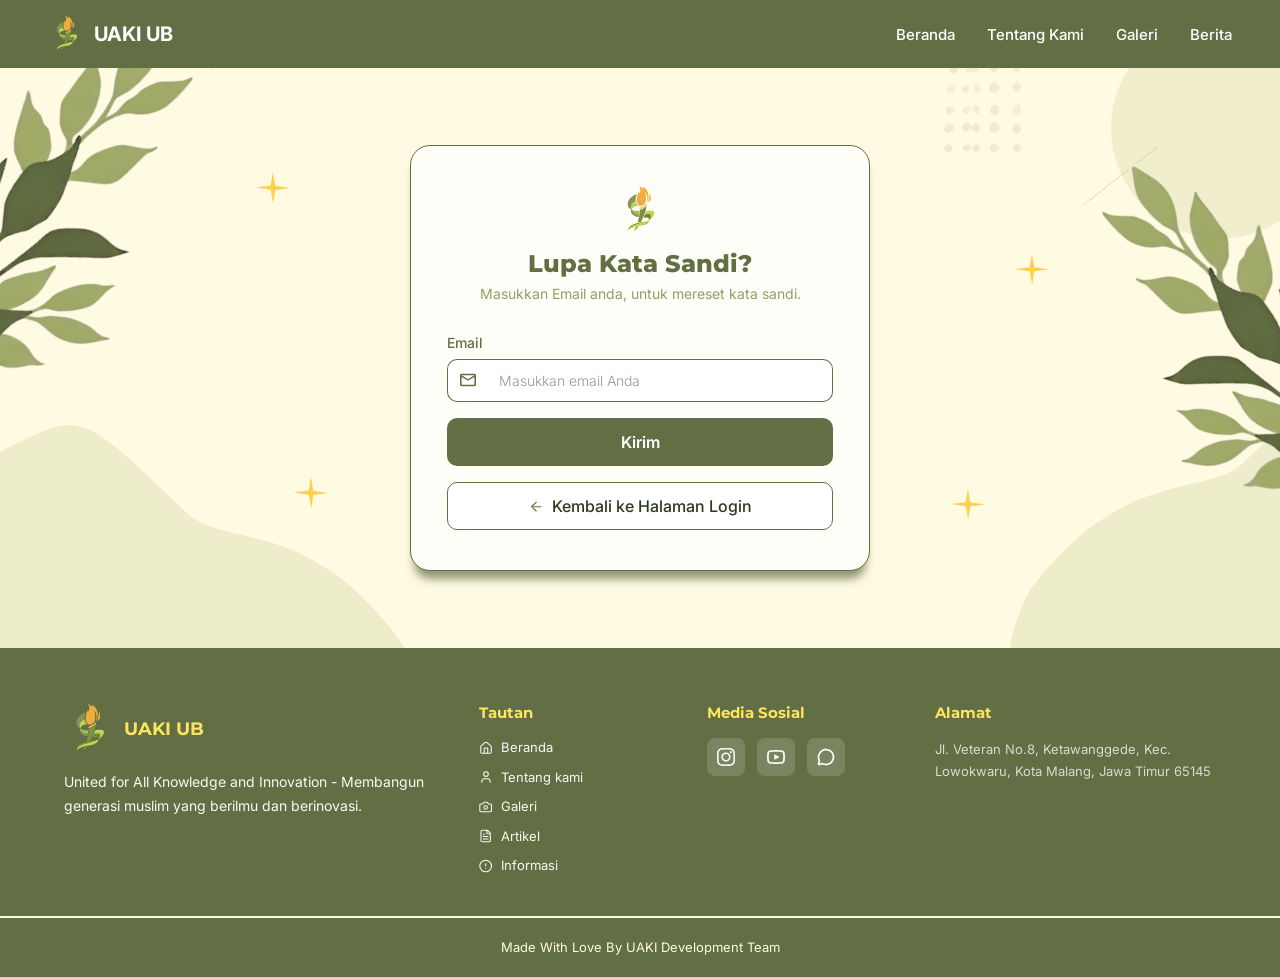
<file: auth/forgot-password.html>
<!DOCTYPE html>
<html lang="id">
<head>
    <meta charset="UTF-8">
    <meta name="viewport" content="width=device-width, initial-scale=1.0">
    <title>Lupa Kata Sandi - UAKI UB</title>
    <link rel="icon" href="/assets-hero/logoUAKI.svg" type="image/svg+xml">

    <link rel="stylesheet" href="https://cdn.jsdelivr.net/npm/bootstrap@5.3.3/dist/css/bootstrap.min.css">

    <link rel="preconnect" href="https://fonts.googleapis.com">
    <link rel="preconnect" href="https://fonts.gstatic.com" crossorigin>
    <link rel="stylesheet" href="https://fonts.googleapis.com/css2?family=Inter:wght@400;500;600&display=swap">
    <link rel="stylesheet" href="https://fonts.googleapis.com/css2?family=Montserrat:wght@400;700;800;900&display=swap">

    <link rel="stylesheet" href="../css/theme.css">
    <link rel="stylesheet" href="../components/components.css">
    <link rel="stylesheet" href="auth.css">
</head>
<body class="page-forgot-password d-flex flex-column min-vh-100">

    <div id="uakiNavbar"></div>

    <main class="auth-wrapper">
        <div class="auth-decor" aria-hidden="true">
            <img src="/assets-auth/dot.svg" class="decor decor-dots" alt="">
            <img src="/assets-auth/vector-blob.svg" class="decor decor-blob-1" alt="">
            <img src="/assets-auth/vector-blob.svg" class="decor decor-blob-2" alt="">
            <img src="/assets-auth/circle.svg" class="decor decor-circle" alt="">
            <img src="/assets-auth/daun-crop.svg" class="decor decor-leaf-left" alt="">
            <img src="/assets-auth/daun-crop.svg" class="decor decor-leaf-right" alt="">
            <img src="/assets-auth/star.svg" class="decor decor-star-1" alt="">
            <img src="/assets-auth/star.svg" class="decor decor-star-2" alt="">
            <img src="/assets-auth/star.svg" class="decor decor-star-3" alt="">
            <img src="/assets-auth/star.svg" class="decor decor-star-4" alt="">
        </div>

        <div class="auth-card">

            <div class="auth-logo">
                <img src="/assets-hero/logoUAKI.svg" alt="Logo UAKI UB">
            </div>

            <h1 class="auth-title">Lupa Kata Sandi?</h1>
            <p class="auth-subtitle">Masukkan Email anda, untuk mereset kata sandi.</p>

            <div class="auth-notice" id="noticeTerkirim">
                Tautan untuk mengatur ulang kata sandi telah dikirim. Silakan buka email Anda untuk melanjutkan proses.
            </div>

            <form id="formLupaSandi" novalidate>
                <div class="mb-3">
                    <label class="auth-label" for="emailLupaSandi">Email</label>
                    <div class="input-group">
                        <span class="input-group-text"><img src="/assets-auth/icon-email.svg" alt="Email"></span>
                        <input type="email" class="form-control" id="emailLupaSandi" placeholder="Masukkan email Anda">
                    </div>
                    <div class="form-error">Email wajib diisi.</div>
                </div>

                <button type="submit" class="btn btn-uaki-primary mb-3" id="tombolKirimReset">Kirim</button>

                <a href="login.html" class="btn-uaki-outline">
                    <img src="/assets-auth/icon-arrow-left.svg" alt=""> Kembali ke Halaman Login
                </a>
            </form>
        </div>
    </main>

    <div id="uakiFooter"></div>

    <script src="https://cdn.jsdelivr.net/npm/bootstrap@5.3.3/dist/js/bootstrap.bundle.min.js"></script>
    <script src="../components/components.js"></script>
    <script src="auth.js"></script>
</body>
</html>
</file>
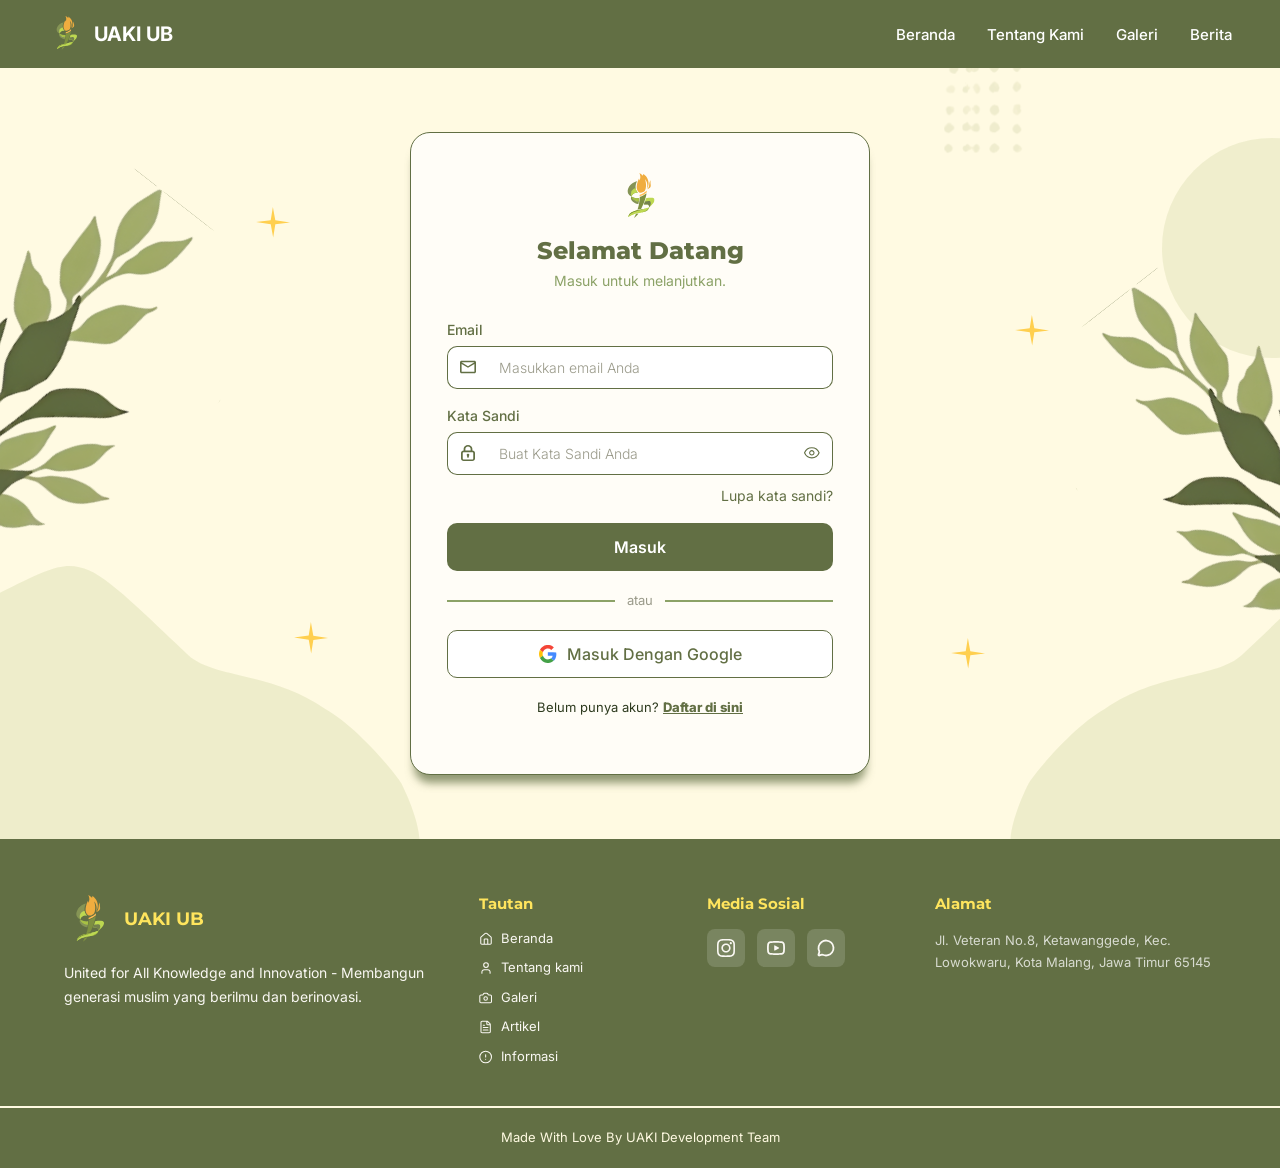
<file: auth/login.html>
<!DOCTYPE html>
<html lang="id">
<head>
    <meta charset="UTF-8">
    <meta name="viewport" content="width=device-width, initial-scale=1.0">
    <title>Masuk - UAKI UB</title>
    <link rel="icon" href="/assets-hero/logoUAKI.svg" type="image/svg+xml">

    <!-- Bootstrap khusus halaman ini & halaman baru lainnya -->
    <link rel="stylesheet" href="https://cdn.jsdelivr.net/npm/bootstrap@5.3.3/dist/css/bootstrap.min.css">

    <link rel="preconnect" href="https://fonts.googleapis.com">
    <link rel="preconnect" href="https://fonts.gstatic.com" crossorigin>
    <link rel="stylesheet" href="https://fonts.googleapis.com/css2?family=Inter:wght@400;500;600&display=swap">
    <link rel="stylesheet" href="https://fonts.googleapis.com/css2?family=Montserrat:wght@400;700;800;900&display=swap">

    <link rel="stylesheet" href="../css/theme.css">
    <link rel="stylesheet" href="../components/components.css">
    <link rel="stylesheet" href="auth.css">
</head>
<body class="page-login d-flex flex-column min-vh-100">

    <div id="uakiNavbar"></div>

    <main class="auth-wrapper">
        <div class="auth-decor" aria-hidden="true">
            <img src="/assets-auth/dot.svg" class="decor decor-dots" alt="">
            <img src="/assets-auth/vector-blob.svg" class="decor decor-blob-1" alt="">
            <img src="/assets-auth/vector-blob.svg" class="decor decor-blob-2" alt="">
            <img src="/assets-auth/circle.svg" class="decor decor-circle" alt="">
            <img src="/assets-auth/daun-crop.svg" class="decor decor-leaf-left" alt="">
            <img src="/assets-auth/daun-crop.svg" class="decor decor-leaf-right" alt="">
            <img src="/assets-auth/star.svg" class="decor decor-star-1" alt="">
            <img src="/assets-auth/star.svg" class="decor decor-star-2" alt="">
            <img src="/assets-auth/star.svg" class="decor decor-star-3" alt="">
            <img src="/assets-auth/star.svg" class="decor decor-star-4" alt="">
        </div>

        <div class="auth-card">

            <div class="auth-logo">
                <img src="/assets-hero/logoUAKI.svg" alt="Logo UAKI UB">
            </div>

            <h1 class="auth-title">Selamat Datang</h1>
            <p class="auth-subtitle">Masuk untuk melanjutkan.</p>

            <form id="formLogin" novalidate>
                <div class="mb-3">
                    <label class="auth-label" for="emailLogin">Email</label>
                    <div class="input-group">
                        <span class="input-group-text"><img src="/assets-auth/icon-email.svg" alt="Email"></span>
                        <input type="email" class="form-control" id="emailLogin" placeholder="Masukkan email Anda">
                    </div>
                    <div class="form-error">Email wajib diisi.</div>
                </div>

                <div class="mb-2">
                    <label class="auth-label" for="passwordLogin">Kata Sandi</label>
                    <div class="input-group password-group">
                        <span class="input-group-text"><img src="/assets-auth/icon-lock.svg" alt="Kata Sandi"></span>
                        <input type="password" class="form-control" id="passwordLogin" placeholder="Buat Kata Sandi Anda">
                        <span class="input-group-text toggle-password" data-target="passwordLogin"><img src="/assets-auth/icon-eye.svg" alt="Lihat kata sandi"></span>
                    </div>
                    <div class="form-error">Kata sandi wajib diisi.</div>
                </div>

                <div class="text-end mb-3">
                    <a href="forgot-password.html" class="small" style="color: var(--hijau_tua);">Lupa kata sandi?</a>
                </div>

                <button type="submit" class="btn btn-uaki-primary" id="tombolMasuk">Masuk</button>

                <div class="auth-divider">atau</div>

                <button type="button" class="btn-uaki-google">
                    <img src="/assets-auth/icon-google.svg" alt="Google"> Masuk Dengan Google
                </button>

                <p class="auth-footnote">Belum punya akun? <a href="register.html">Daftar di sini</a></p>
            </form>
        </div>
    </main>

    <div id="uakiFooter"></div>

    <script src="https://cdn.jsdelivr.net/npm/bootstrap@5.3.3/dist/js/bootstrap.bundle.min.js"></script>
    <script src="../components/components.js"></script>
    <script src="auth.js"></script>
</body>
</html>
</file>
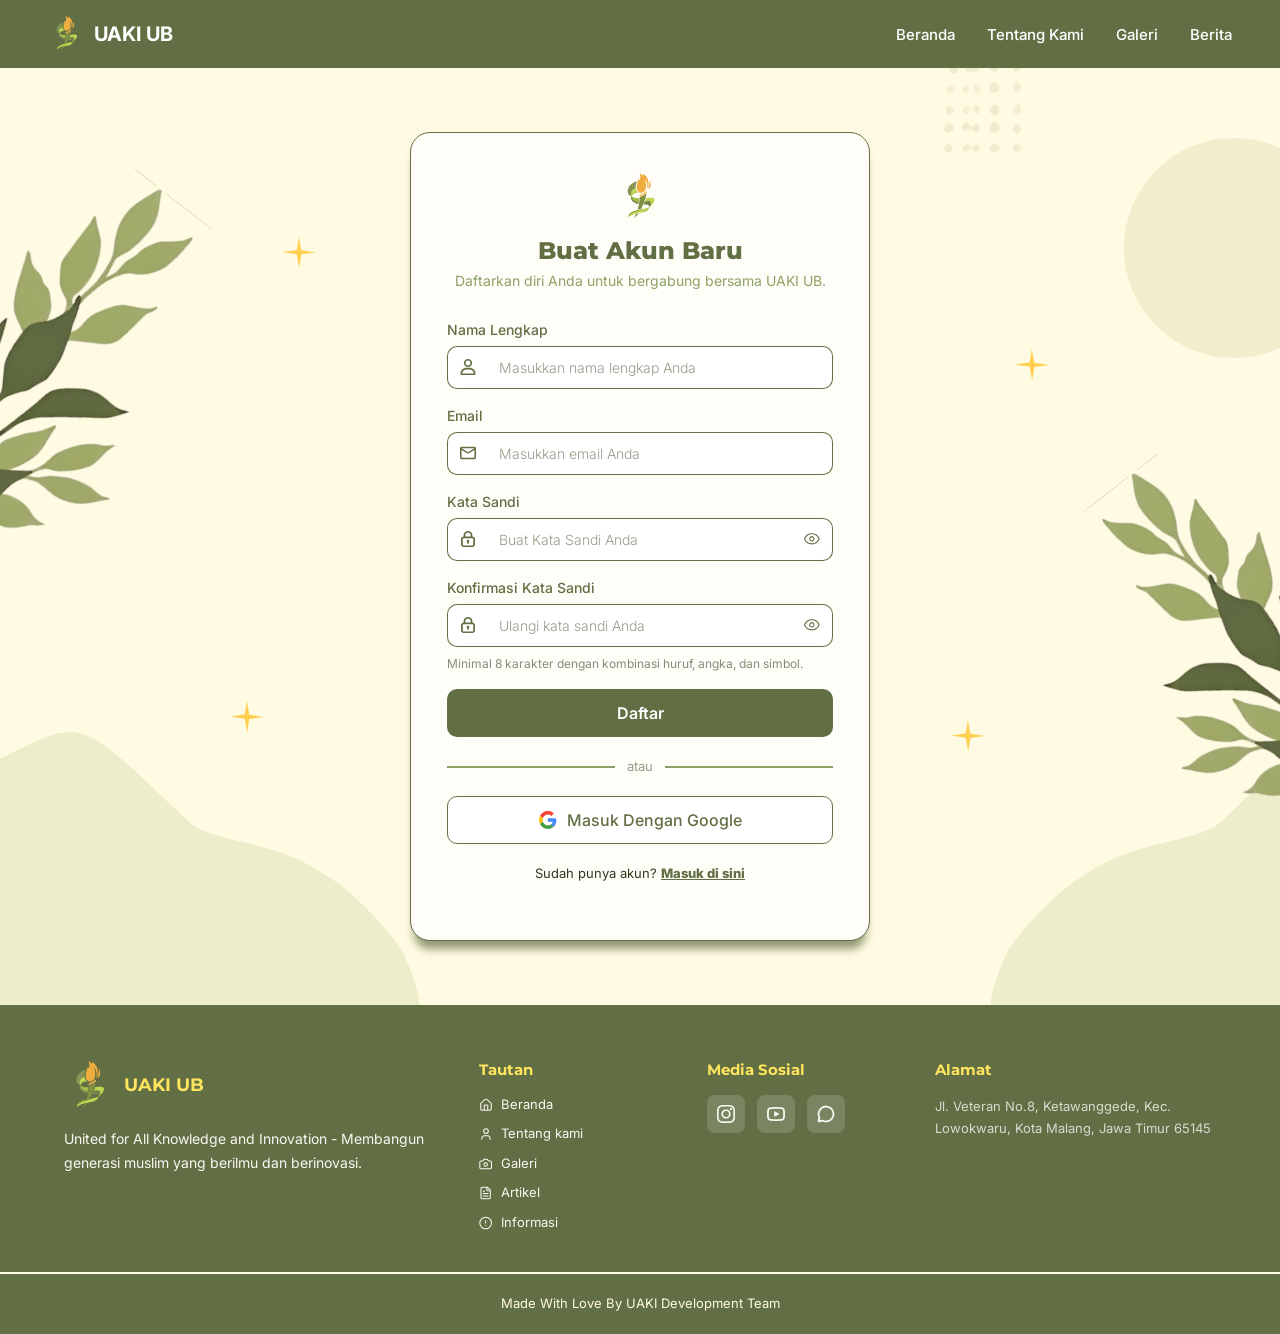
<file: auth/register.html>
<!DOCTYPE html>
<html lang="id">
<head>
    <meta charset="UTF-8">
    <meta name="viewport" content="width=device-width, initial-scale=1.0">
    <title>Daftar Akun - UAKI UB</title>
    <link rel="icon" href="/assets-hero/logoUAKI.svg" type="image/svg+xml">

    <link rel="stylesheet" href="https://cdn.jsdelivr.net/npm/bootstrap@5.3.3/dist/css/bootstrap.min.css">

    <link rel="preconnect" href="https://fonts.googleapis.com">
    <link rel="preconnect" href="https://fonts.gstatic.com" crossorigin>
    <link rel="stylesheet" href="https://fonts.googleapis.com/css2?family=Inter:wght@400;500;600&display=swap">
    <link rel="stylesheet" href="https://fonts.googleapis.com/css2?family=Montserrat:wght@400;700;800;900&display=swap">

    <link rel="stylesheet" href="../css/theme.css">
    <link rel="stylesheet" href="../components/components.css">
    <link rel="stylesheet" href="auth.css">
</head>
<body class="page-register d-flex flex-column min-vh-100">

    <div id="uakiNavbar"></div>

    <main class="auth-wrapper">
        <div class="auth-decor" aria-hidden="true">
            <img src="/assets-auth/dot.svg" class="decor decor-dots" alt="">
            <img src="/assets-auth/vector-blob.svg" class="decor decor-blob-1" alt="">
            <img src="/assets-auth/vector-blob.svg" class="decor decor-blob-2" alt="">
            <img src="/assets-auth/circle.svg" class="decor decor-circle" alt="">
            <img src="/assets-auth/daun-crop.svg" class="decor decor-leaf-left" alt="">
            <img src="/assets-auth/daun-crop.svg" class="decor decor-leaf-right" alt="">
            <img src="/assets-auth/star.svg" class="decor decor-star-1" alt="">
            <img src="/assets-auth/star.svg" class="decor decor-star-2" alt="">
            <img src="/assets-auth/star.svg" class="decor decor-star-3" alt="">
            <img src="/assets-auth/star.svg" class="decor decor-star-4" alt="">
        </div>

        <div class="auth-card">

            <div class="auth-logo">
                <img src="/assets-hero/logoUAKI.svg" alt="Logo UAKI UB">
            </div>

            <h1 class="auth-title">Buat Akun Baru</h1>
            <p class="auth-subtitle">Daftarkan diri Anda untuk bergabung bersama UAKI UB.</p>

            <form id="formRegister" novalidate>
                <div class="mb-3">
                    <label class="auth-label" for="namaRegister">Nama Lengkap</label>
                    <div class="input-group">
                        <span class="input-group-text"><img src="/assets-auth/icon-person.svg" alt="Nama"></span>
                        <input type="text" class="form-control" id="namaRegister" placeholder="Masukkan nama lengkap Anda">
                    </div>
                    <div class="form-error">Nama lengkap wajib diisi.</div>
                </div>

                <div class="mb-3">
                    <label class="auth-label" for="emailRegister">Email</label>
                    <div class="input-group">
                        <span class="input-group-text"><img src="/assets-auth/icon-email.svg" alt="Email"></span>
                        <input type="email" class="form-control" id="emailRegister" placeholder="Masukkan email Anda">
                    </div>
                    <div class="form-error">Email wajib diisi.</div>
                </div>

                <div class="mb-3">
                    <label class="auth-label" for="passwordRegister">Kata Sandi</label>
                    <div class="input-group password-group">
                        <span class="input-group-text"><img src="/assets-auth/icon-lock.svg" alt="Kata Sandi"></span>
                        <input type="password" class="form-control" id="passwordRegister" placeholder="Buat Kata Sandi Anda">
                        <span class="input-group-text toggle-password" data-target="passwordRegister"><img src="/assets-auth/icon-eye.svg" alt="Lihat kata sandi"></span>
                    </div>
                    <div class="form-error">Kata sandi wajib diisi.</div>
                </div>

                <div class="mb-2">
                    <label class="auth-label" for="konfirmasiRegister">Konfirmasi Kata Sandi</label>
                    <div class="input-group password-group">
                        <span class="input-group-text"><img src="/assets-auth/icon-lock.svg" alt="Kata Sandi"></span>
                        <input type="password" class="form-control" id="konfirmasiRegister" placeholder="Ulangi kata sandi Anda">
                        <span class="input-group-text toggle-password" data-target="konfirmasiRegister"><img src="/assets-auth/icon-eye.svg" alt="Lihat kata sandi"></span>
                    </div>
                    <div class="form-error" id="errorKonfirmasi">Kata sandi wajib diisi.</div>
                </div>

                <p class="form-hint mb-3">Minimal 8 karakter dengan kombinasi huruf, angka, dan simbol.</p>

                <button type="submit" class="btn btn-uaki-primary" id="tombolDaftar">Daftar</button>

                <div class="auth-divider">atau</div>

                <button type="button" class="btn-uaki-google">
                    <img src="/assets-auth/icon-google.svg" alt="Google"> Masuk Dengan Google
                </button>

                <p class="auth-footnote">Sudah punya akun? <a href="login.html">Masuk di sini</a></p>
            </form>
        </div>
    </main>

    <div id="uakiFooter"></div>

    <script src="https://cdn.jsdelivr.net/npm/bootstrap@5.3.3/dist/js/bootstrap.bundle.min.js"></script>
    <script src="../components/components.js"></script>
    <script src="auth.js"></script>
</body>
</html>
</file>
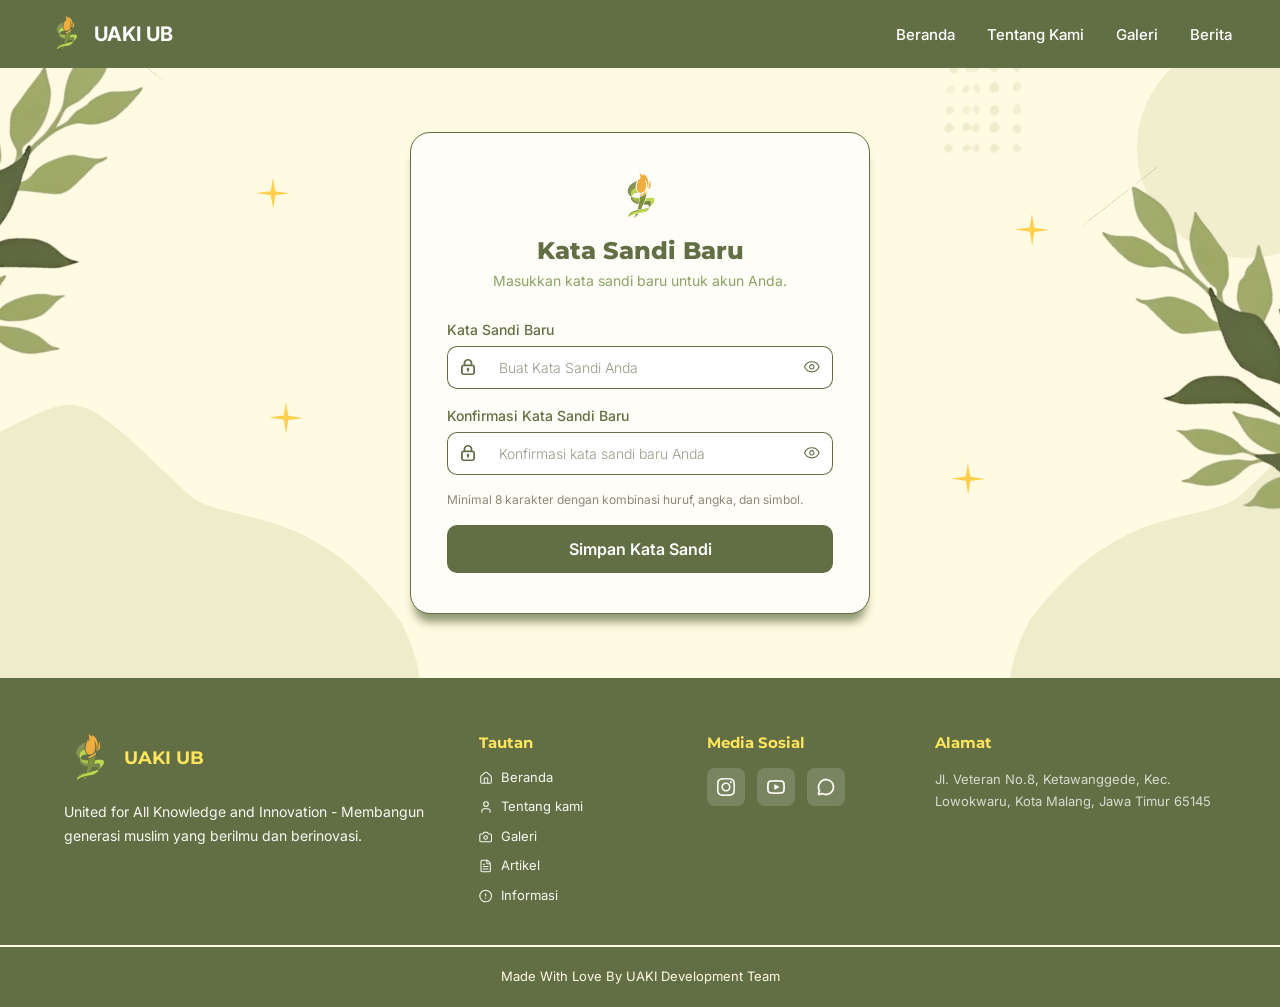
<file: auth/reset-password.html>
<!DOCTYPE html>
<html lang="id">
<head>
    <meta charset="UTF-8">
    <meta name="viewport" content="width=device-width, initial-scale=1.0">
    <title>Kata Sandi Baru - UAKI UB</title>
    <link rel="icon" href="/assets-hero/logoUAKI.svg" type="image/svg+xml">

    <link rel="stylesheet" href="https://cdn.jsdelivr.net/npm/bootstrap@5.3.3/dist/css/bootstrap.min.css">

    <link rel="preconnect" href="https://fonts.googleapis.com">
    <link rel="preconnect" href="https://fonts.gstatic.com" crossorigin>
    <link rel="stylesheet" href="https://fonts.googleapis.com/css2?family=Inter:wght@400;500;600&display=swap">
    <link rel="stylesheet" href="https://fonts.googleapis.com/css2?family=Montserrat:wght@400;700;800;900&display=swap">

    <link rel="stylesheet" href="../css/theme.css">
    <link rel="stylesheet" href="../components/components.css">
    <link rel="stylesheet" href="auth.css">
</head>
<body class="page-reset-password d-flex flex-column min-vh-100">

    <div id="uakiNavbar"></div>

    <main class="auth-wrapper">
        <div class="auth-decor" aria-hidden="true">
            <img src="/assets-auth/dot.svg" class="decor decor-dots" alt="">
            <img src="/assets-auth/vector-blob.svg" class="decor decor-blob-1" alt="">
            <img src="/assets-auth/vector-blob.svg" class="decor decor-blob-2" alt="">
            <img src="/assets-auth/circle.svg" class="decor decor-circle" alt="">
            <img src="/assets-auth/daun-crop.svg" class="decor decor-leaf-left" alt="">
            <img src="/assets-auth/daun-crop.svg" class="decor decor-leaf-right" alt="">
            <img src="/assets-auth/star.svg" class="decor decor-star-1" alt="">
            <img src="/assets-auth/star.svg" class="decor decor-star-2" alt="">
            <img src="/assets-auth/star.svg" class="decor decor-star-3" alt="">
            <img src="/assets-auth/star.svg" class="decor decor-star-4" alt="">
        </div>

        <div class="auth-card">

            <div class="auth-logo">
                <img src="/assets-hero/logoUAKI.svg" alt="Logo UAKI UB">
            </div>

            <h1 class="auth-title">Kata Sandi Baru</h1>
            <p class="auth-subtitle">Masukkan kata sandi baru untuk akun Anda.</p>

            <!-- Reserved buat notice token invalid/kadaluarsa dari backend, bagian ini belum ada logic JS-nya -->
            <div class="auth-notice" id="noticeGagal"></div>

            <form id="formSandiBaru" novalidate>
                <div class="mb-3">
                    <label class="auth-label" for="sandiBaru">Kata Sandi Baru</label>
                    <div class="input-group password-group">
                        <span class="input-group-text"><img src="/assets-auth/icon-lock.svg" alt="Kata Sandi"></span>
                        <input type="password" class="form-control" id="sandiBaru" placeholder="Buat Kata Sandi Anda">
                        <span class="input-group-text toggle-password" data-target="sandiBaru"><img src="/assets-auth/icon-eye.svg" alt="Lihat kata sandi"></span>
                    </div>
                    <div class="form-error">Kata sandi baru wajib diisi.</div>
                </div>

                <div class="mb-3">
                    <label class="auth-label" for="konfirmasiSandiBaru">Konfirmasi Kata Sandi Baru</label>
                    <div class="input-group password-group">
                        <span class="input-group-text"><img src="/assets-auth/icon-lock.svg" alt="Kata Sandi"></span>
                        <input type="password" class="form-control" id="konfirmasiSandiBaru" placeholder="Konfirmasi kata sandi baru Anda">
                        <span class="input-group-text toggle-password" data-target="konfirmasiSandiBaru"><img src="/assets-auth/icon-eye.svg" alt="Lihat kata sandi"></span>
                    </div>
                    <div class="form-error" id="errorKonfirmasiSandiBaru">Konfirmasi kata sandi wajib diisi.</div>
                </div>

                <p class="form-hint mb-3">Minimal 8 karakter dengan kombinasi huruf, angka, dan simbol.</p>

                <button type="submit" class="btn btn-uaki-primary" id="tombolSimpanSandi">Simpan Kata Sandi</button>
            </form>
        </div>
    </main>

    <div id="uakiFooter"></div>

    <script src="https://cdn.jsdelivr.net/npm/bootstrap@5.3.3/dist/js/bootstrap.bundle.min.js"></script>
    <script src="../components/components.js"></script>
    <script src="auth.js"></script>
</body>
</html>
</file>
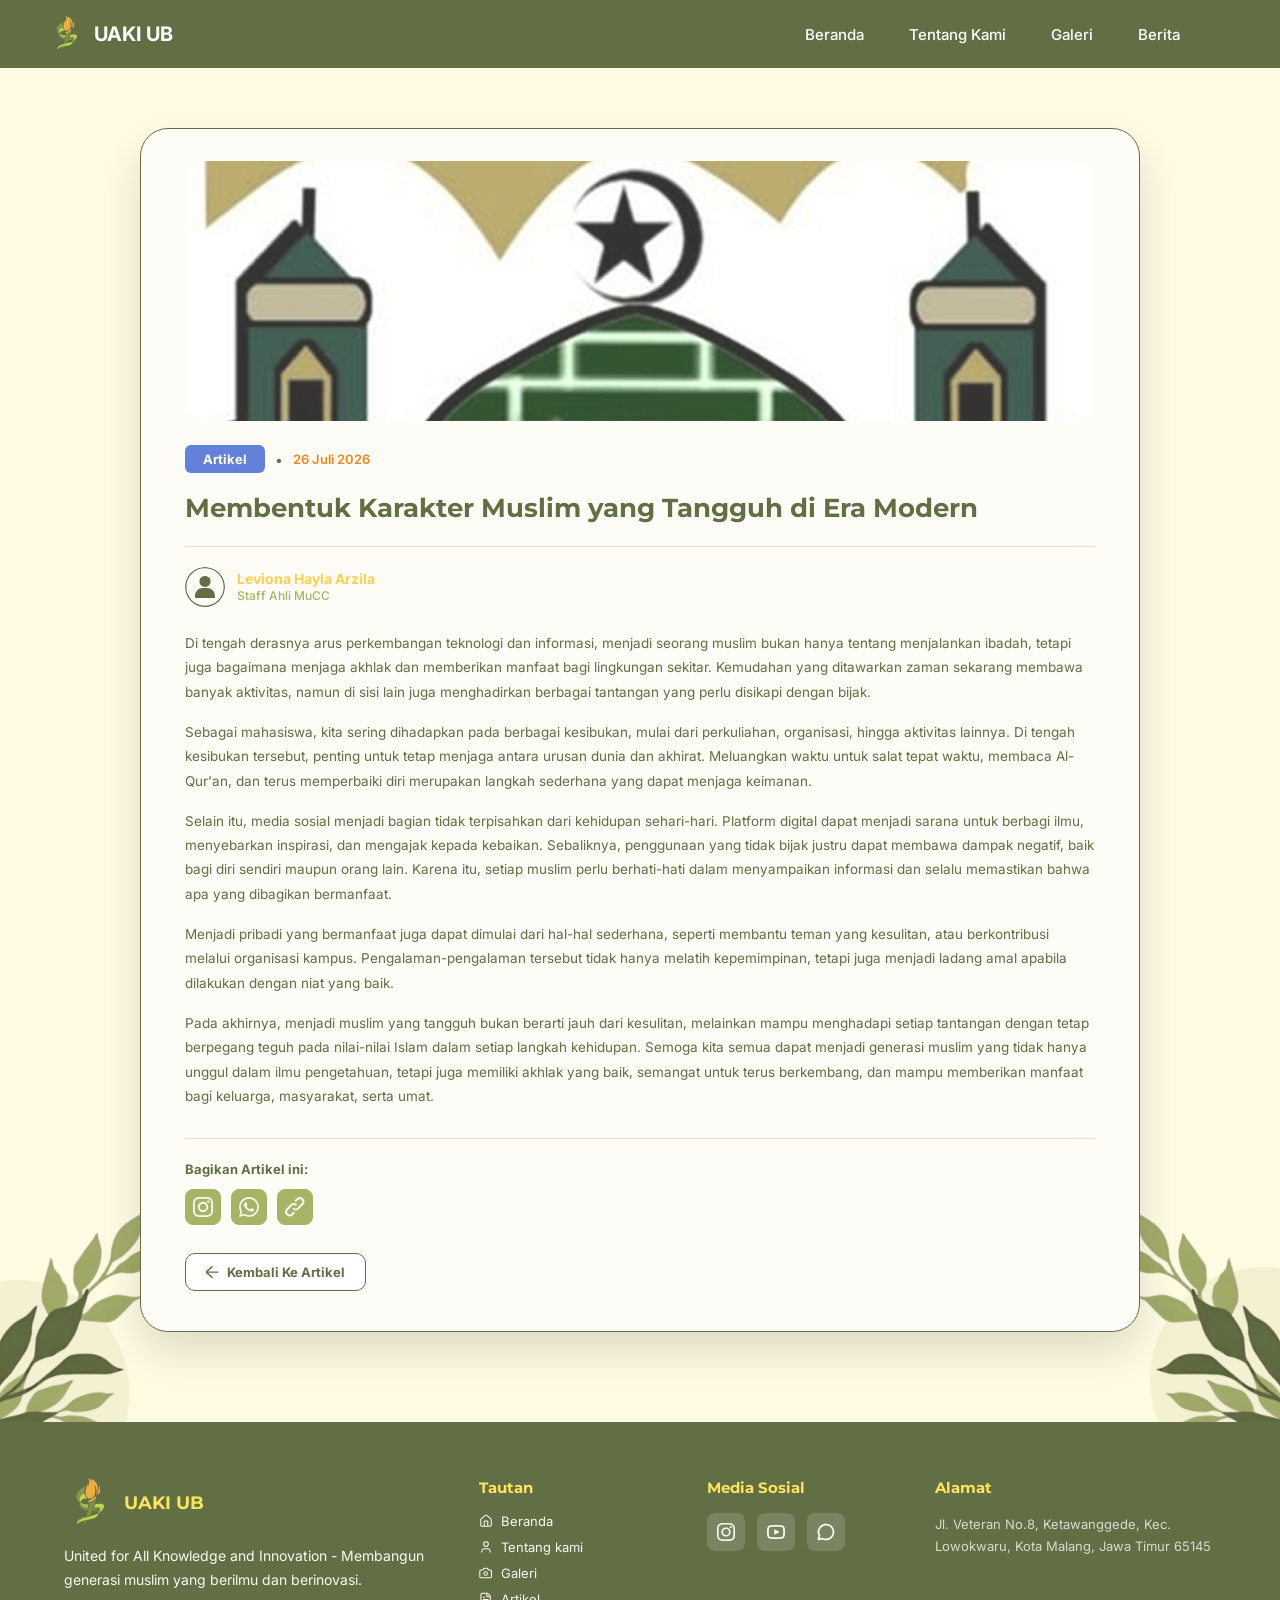
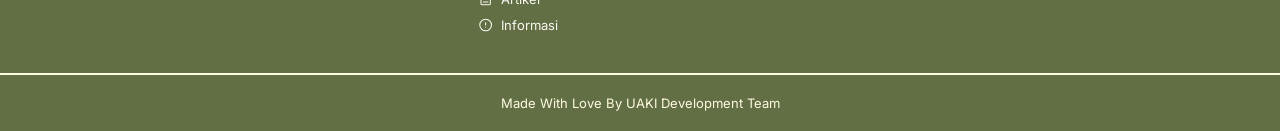
<file: berita/berita-detail.html>
<!DOCTYPE html>
<html lang="id">
<head>
    <meta charset="UTF-8">
    <meta name="viewport" content="width=device-width, initial-scale=1.0">
    <title>Detail Artikel - UAKI UB</title>
    <link rel="icon" href="../assets-hero/logoUAKI.svg" type="image/svg+xml">

    <link rel="stylesheet" href="../style.css">
    <link rel="stylesheet" href="berita.css">
    <link rel="stylesheet" href="berita-detail.css">

    <link rel="preconnect" href="https://fonts.googleapis.com">
    <link rel="preconnect" href="https://fonts.gstatic.com" crossorigin>
    <link rel="stylesheet" href="https://fonts.googleapis.com/css2?family=Inter:wght@400;500;600&display=swap">
    <link rel="stylesheet" href="https://fonts.googleapis.com/css2?family=Montserrat:wght@400;700;800;900&display=swap">
</head>
<body>

    <nav class="navbar">
        <div class="navbar-logo">
            <img src="../assets-hero/logoUAKI.svg" alt="Logo UAKI UB">
            <span>UAKI UB</span>
        </div>

        <button class="navbar-toggle" id="menuToggle" aria-label="Buka menu navigasi" aria-expanded="false" aria-controls="mobileMenu">
            <span></span>
            <span></span>
            <span></span>
        </button>

        <ul class="navbar-menu">
            <li><a href="../index.html">Beranda</a></li>
            <li><a href="#">Tentang Kami</a></li>
            <li><a href="#">Galeri</a></li>
            <li><a href="berita.html">Berita</a></li>
        </ul>

        <div class="mobile-menu-overlay" id="mobileMenu">
            <ul class="mobile-menu-links">
                <li><a href="../index.html">Beranda</a></li>
                <li><a href="#">Tentang Kami</a></li>
                <li><a href="#">Galeri</a></li>
                <li><a href="berita.html">Berita</a></li>
            </ul>
        </div>
    </nav>

    <!-- Section Detail Artikel -->
    <section class="detail-artikel">

        <div class="detail-decor" aria-hidden="true">
            <img src="../assets-berita/daunCrop.svg" alt="" class="detail-daun-kiri">
            <img src="../assets-berita/daunCrop.svg" alt="" class="detail-daun-kanan">
            <img src="../assets-berita/ellipse.svg" alt="" class="detail-lingkaran-kiri">
            <img src="../assets-berita/ellipse.svg" alt="" class="detail-lingkaran-kanan">
        </div>

        <div class="detail-container">
            <article class="detail-card" id="detailCard">

                <div class="detail-hero">
                    <img src="" alt="" id="detailGambar">
                </div>

                <div class="detail-isi">

                    <div class="detail-meta-row">
                        <span class="detail-badge" id="detailBadge"></span>
                        <span class="detail-titik">&bull;</span>
                        <span class="detail-tanggal" id="detailTanggal"></span>
                    </div>

                    <h1 class="detail-judul" id="detailJudul"></h1>

                    <div class="detail-divider"></div>

                    <div class="detail-penulis">
                        <img src="" alt="" class="detail-penulis-foto" id="detailPenulisFoto">
                        <div class="detail-penulis-teks">
                            <span class="detail-penulis-nama" id="detailPenulisNama"></span>
                            <span class="detail-penulis-peran" id="detailPenulisPeran"></span>
                        </div>
                    </div>

                    <div class="detail-konten" id="detailKonten">
                        <!-- Diisi otomatis dari data-artikel.js  -->
                    </div>

                    <div class="detail-share">
                        <span class="detail-share-label">Bagikan Artikel ini:</span>
                        <div class="detail-share-tombol">
                            <button type="button" class="detail-share-btn" id="shareInstagram" aria-label="Bagikan ke Instagram">
                                <img src="../assets-berita/icon-instagram.svg" alt="">
                            </button>
                            <button type="button" class="detail-share-btn" id="shareWhatsapp" aria-label="Bagikan ke WhatsApp">
                                <img src="../assets-berita/icon-whatsapp.svg" alt="">
                            </button>
                            <button type="button" class="detail-share-btn" id="shareLink" aria-label="Salin tautan artikel">
                                <img src="../assets-berita/icon-link.svg" alt="">
                            </button>
                        </div>
                    </div>

                    <a href="berita.html" class="detail-kembali">
                        <img src="../assets-berita/icon-panah-kiri.svg" alt="">
                        Kembali Ke Artikel
                    </a>

                </div>
            </article>
        </div>
    </section>

    <footer class="footer">
        <div class="container">
            <div class="footer-grid">

                <div class="footer-tentang">
                    <div class="footer-logo">
                        <img src="../assets-hero/logoUAKI.svg" alt="Logo UAKI UB">
                        <span>UAKI UB</span>
                    </div>
                    <p>
                        United for All Knowledge and Innovation -
                        Membangun generasi muslim yang berilmu dan berinovasi.
                    </p>
                </div>

                <div class="footer-kolom">
                    <h4>Tautan</h4>
                    <ul>
                        <li>
                            <a href="../index.html">
                                <span class="ikon-footer">
                                    <img src="../assets-bawah/icon-beranda.svg" alt="">
                                </span>
                                Beranda
                            </a>
                        </li>
                        <li>
                            <a href="#">
                                <span class="ikon-footer">
                                    <img src="../assets-bawah/icon-tentang.svg" alt="">
                                </span>
                                Tentang kami
                            </a>
                        </li>
                        <li>
                            <a href="#">
                                <span class="ikon-footer">
                                    <img src="../assets-bawah/icon-galeri.svg" alt="">
                                </span>
                                Galeri
                            </a>
                        </li>
                        <li>
                            <a href="berita.html">
                                <span class="ikon-footer">
                                    <img src="../assets-bawah/icon-artikel.svg" alt="">
                                </span>
                                Artikel
                            </a>
                        </li>
                        <li>
                            <a href="#">
                                <span class="ikon-footer">
                                    <img src="../assets-bawah/icon-informasi.svg" alt="">
                                </span>
                                Informasi
                            </a>
                        </li>
                    </ul>
                </div>

                <div class="footer-kolom">
                    <h4>Media Sosial</h4>
                    <div class="sosial-ikon">
                        <a href="https://www.instagram.com/uakiub/" class="ikon-sosial">
                            <img src="../assets-bawah/icon-instagram.svg" alt="Instagram">
                        </a>
                        <a href="http://www.youtube.com/@uakiub" class="ikon-sosial">
                            <img src="../assets-bawah/icon-youtube.svg" alt="YouTube">
                        </a>
                        <a href="#" class="ikon-sosial">
                            <img src="../assets-bawah/icon-whatsapp.svg" alt="WhatsApp">
                        </a>
                    </div>
                </div>

                <div class="footer-kolom">
                    <h4>Alamat</h4>
                    <p>Jl. Veteran No.8, Ketawanggede, Kec. Lowokwaru, Kota Malang, Jawa Timur 65145</p>
                </div>

            </div>
        </div>

        <div class="footer-bawah">
            <div class="container">
                <p>Made With Love By UAKI Development Team</p>
            </div>
        </div>
    </footer>

    <script src="data-artikel.js"></script>
    <script src="berita-detail.js"></script>
</body>
</html>
</file>
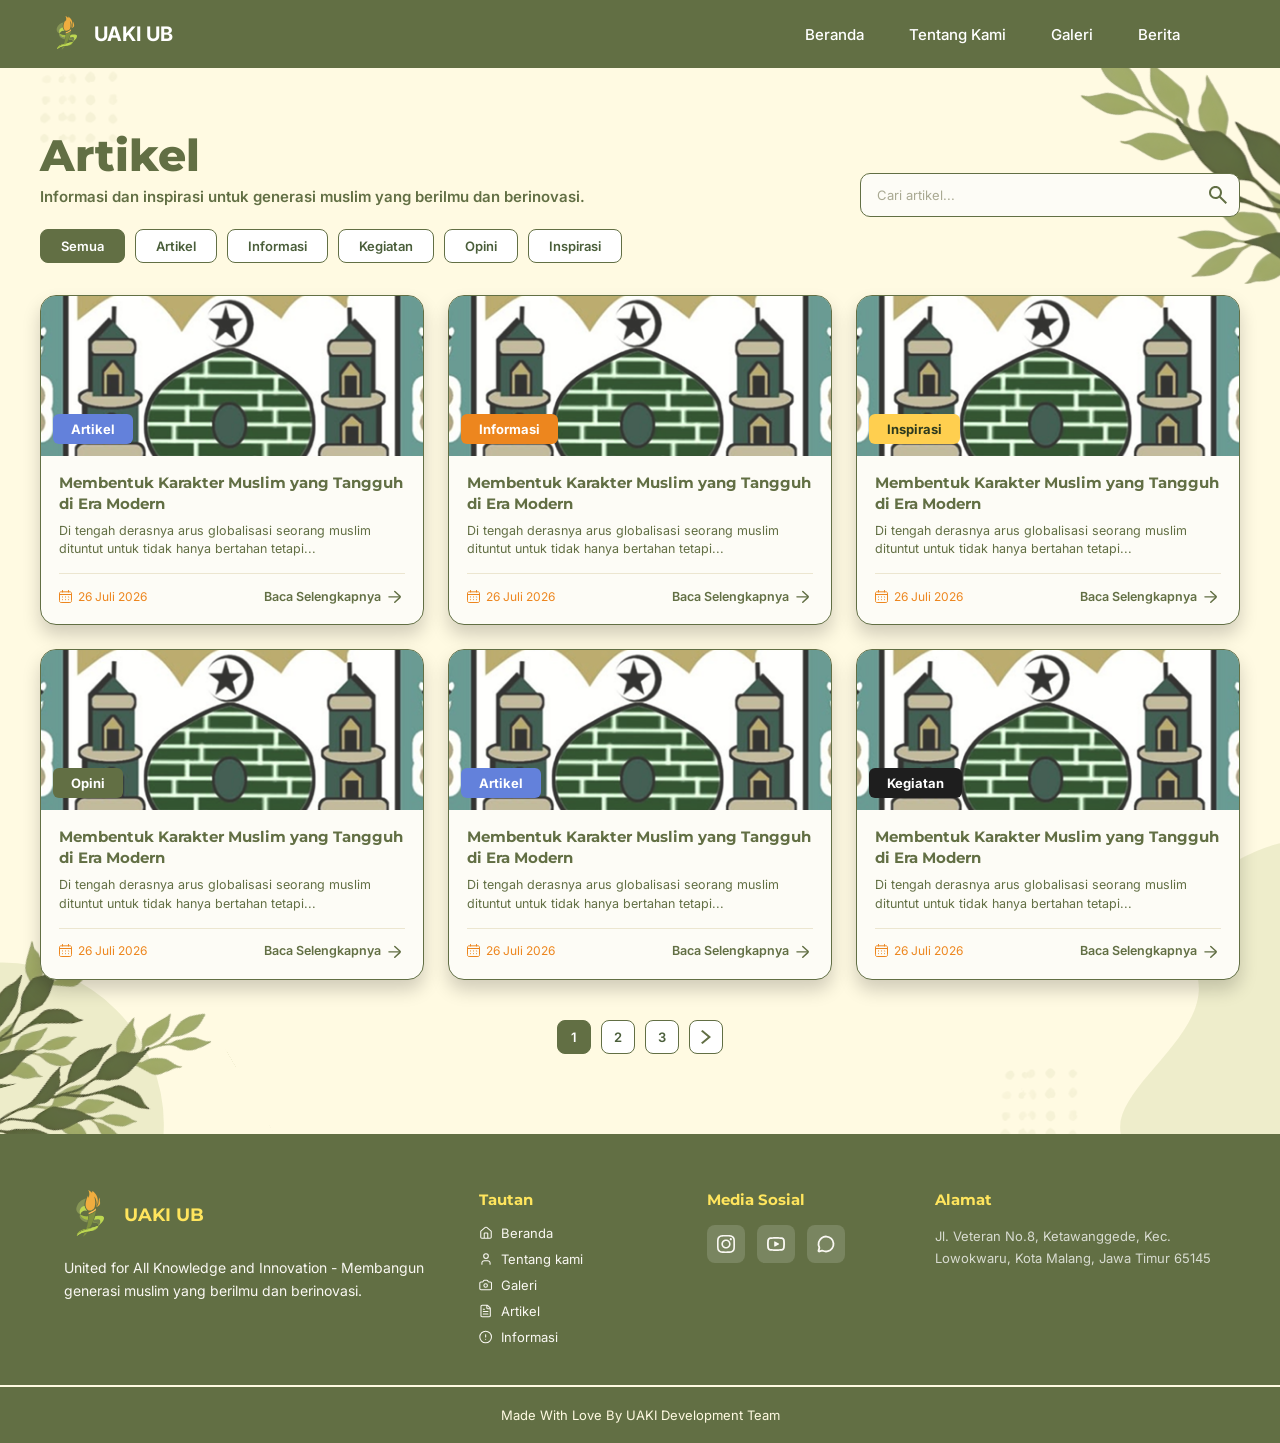
<file: berita/berita.html>
<!DOCTYPE html>
<html lang="id">
<head>
    <meta charset="UTF-8">
    <meta name="viewport" content="width=device-width, initial-scale=1.0">
    <title>Berita - UAKI UB</title>
    <link rel="icon" href="../assets-hero/logoUAKI.svg" type="image/svg+xml">

    <link rel="stylesheet" href="../style.css">
    <link rel="stylesheet" href="berita.css">

    <link rel="preconnect" href="https://fonts.googleapis.com">
    <link rel="preconnect" href="https://fonts.gstatic.com" crossorigin>
    <link rel="stylesheet" href="https://fonts.googleapis.com/css2?family=Inter:wght@400;500;600&display=swap">
    <link rel="stylesheet" href="https://fonts.googleapis.com/css2?family=Montserrat:wght@400;700;800;900&display=swap">
</head>
<body>

    <nav class="navbar">
        <div class="navbar-logo">
            <img src="../assets-hero/logoUAKI.svg" alt="Logo UAKI UB">
            <span>UAKI UB</span>
        </div>

        <button class="navbar-toggle" id="menuToggle" aria-label="Buka menu navigasi" aria-expanded="false" aria-controls="mobileMenu">
            <span></span>
            <span></span>
            <span></span>
        </button>

        <ul class="navbar-menu">
            <li><a href="../index.html">Beranda</a></li>
            <li><a href="#">Tentang Kami</a></li>
            <li><a href="#">Galeri</a></li>
            <li><a href="berita.html">Berita</a></li>
        </ul>

        <div class="mobile-menu-overlay" id="mobileMenu">
            <ul class="mobile-menu-links">
                <li><a href="../index.html">Beranda</a></li>
                <li><a href="#">Tentang Kami</a></li>
                <li><a href="#">Galeri</a></li>
                <li><a href="berita.html">Berita</a></li>
            </ul>
        </div>
    </nav>

    <!-- Section Berita -->
    <section class="berita">
        <div class="berita-decor" aria-hidden="true">
            <img src="../assets-berita/elemen2.svg" alt="" class="berita-dot-atas">
            <img src="../assets-berita/daunCrop.svg" alt="" class="berita-daun-atas">
            <img src="../assets-berita/daunCrop.svg" alt="" class="berita-daun-crop">
            <img src="../assets-berita/daun.svg" alt="" class="berita-daun-bawah">
            <img src="../assets-berita/ellipse.svg" alt="" class="berita-lingkaran-bawah">
            <img src="../assets-berita/small-blob.svg" alt="" class="berita-blob-bawah">
            <img src="../assets-berita/elemen2.svg" alt="" class="berita-dot-bawah">
        </div>

        <div class="berita-container">

            <div class="berita-header">
                <div>
                    <h1 class="berita-judul">Artikel</h1>
                    <p class="berita-subjudul">Informasi dan inspirasi untuk generasi muslim yang berilmu dan berinovasi.</p>
                </div>

                <div class="berita-search">
                    <input type="text" placeholder="Cari artikel...">
                    <button type="button" aria-label="Cari">
                        <img src="../assets-berita/icon-search.svg" alt="">
                    </button>
                </div>
            </div>

            <div class="berita-filter">
                <button class="berita-tab is-aktif" data-kategori="Semua">Semua</button>
                <button class="berita-tab" data-kategori="Artikel">Artikel</button>
                <button class="berita-tab" data-kategori="Informasi">Informasi</button>
                <button class="berita-tab" data-kategori="Kegiatan">Kegiatan</button>
                <button class="berita-tab" data-kategori="Opini">Opini</button>
                <button class="berita-tab" data-kategori="Inspirasi">Inspirasi</button>
            </div>

            <div class="berita-grid" id="beritaGrid">
                <!-- Diisi otomatis dari berita.js -->
            </div>

            <div class="berita-pagination">
                <button class="halaman-btn is-aktif" data-halaman="1">1</button>
                <button class="halaman-btn" data-halaman="2">2</button>
                <button class="halaman-btn" data-halaman="3">3</button>
                <button class="halaman-btn" aria-label="Halaman berikutnya">
                    <img src="../assets-berita/icon-chevron.svg" alt="">
                </button>
            </div>

        </div>
    </section>

    <footer class="footer">
        <div class="container">
            <div class="footer-grid">

                <div class="footer-tentang">
                    <div class="footer-logo">
                        <img src="../assets-hero/logoUAKI.svg" alt="Logo UAKI UB">
                        <span>UAKI UB</span>
                    </div>
                    <p>
                        United for All Knowledge and Innovation -
                        Membangun generasi muslim yang berilmu dan berinovasi.
                    </p>
                </div>

                <div class="footer-kolom">
                    <h4>Tautan</h4>
                    <ul>
                        <li>
                            <a href="../index.html">
                                <span class="ikon-footer">
                                    <img src="../assets-bawah/icon-beranda.svg" alt="">
                                </span>
                                Beranda
                            </a>
                        </li>
                        <li>
                            <a href="#">
                                <span class="ikon-footer">
                                    <img src="../assets-bawah/icon-tentang.svg" alt="">
                                </span>
                                Tentang kami
                            </a>
                        </li>
                        <li>
                            <a href="#">
                                <span class="ikon-footer">
                                    <img src="../assets-bawah/icon-galeri.svg" alt="">
                                </span>
                                Galeri
                            </a>
                        </li>
                        <li>
                            <a href="berita.html">
                                <span class="ikon-footer">
                                    <img src="../assets-bawah/icon-artikel.svg" alt="">
                                </span>
                                Artikel
                            </a>
                        </li>
                        <li>
                            <a href="#">
                                <span class="ikon-footer">
                                    <img src="../assets-bawah/icon-informasi.svg" alt="">
                                </span>
                                Informasi
                            </a>
                        </li>
                    </ul>
                </div>

                <div class="footer-kolom">
                    <h4>Media Sosial</h4>
                    <div class="sosial-ikon">
                        <a href="https://www.instagram.com/uakiub/" class="ikon-sosial">
                            <img src="../assets-bawah/icon-instagram.svg" alt="Instagram">
                        </a>
                        <a href="http://www.youtube.com/@uakiub" class="ikon-sosial">
                            <img src="../assets-bawah/icon-youtube.svg" alt="YouTube">
                        </a>
                        <a href="#" class="ikon-sosial">
                            <img src="../assets-bawah/icon-whatsapp.svg" alt="WhatsApp">
                        </a>
                    </div>
                </div>

                <div class="footer-kolom">
                    <h4>Alamat</h4>
                    <p>Jl. Veteran No.8, Ketawanggede, Kec. Lowokwaru, Kota Malang, Jawa Timur 65145</p>
                </div>

            </div>
        </div>

        <div class="footer-bawah">
            <div class="container">
                <p>Made With Love By UAKI Development Team</p>
            </div>
        </div>
    </footer>

    <script src="data-artikel.js"></script>
    <script src="berita.js"></script>
</body>
</html>
</file>
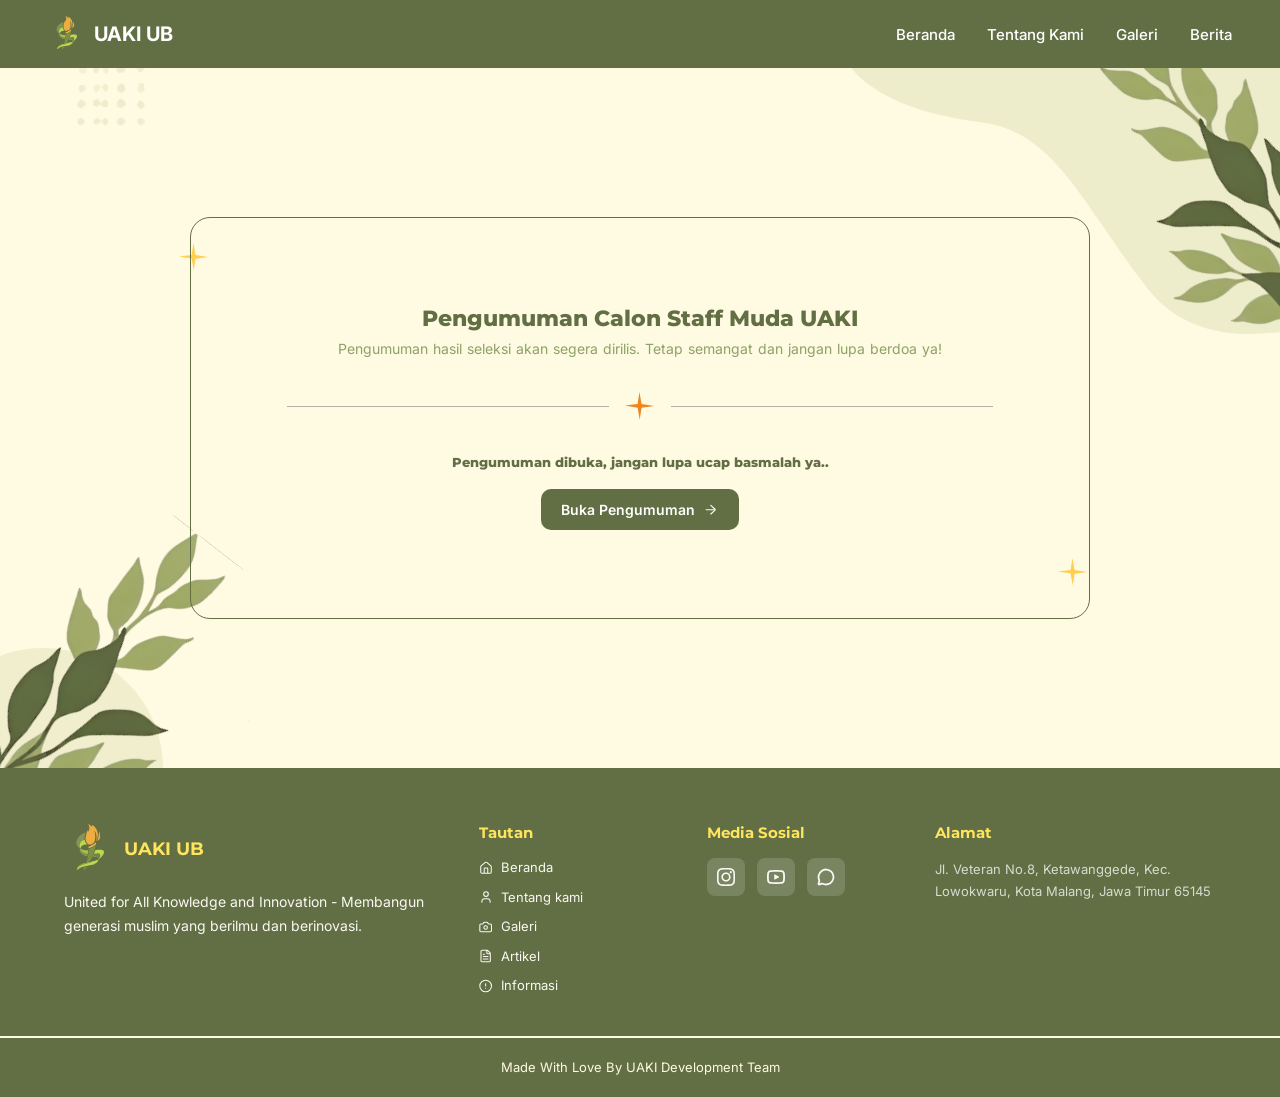
<file: recruitment/announcement.html>
<!DOCTYPE html>
<html lang="id">
<head>
    <meta charset="UTF-8">
    <meta name="viewport" content="width=device-width, initial-scale=1.0">
    <title>Pengumuman Calon Staff Muda - UAKI UB</title>
    <link rel="icon" href="/assets-hero/logoUAKI.svg" type="image/svg+xml">

    <link rel="stylesheet" href="https://cdn.jsdelivr.net/npm/bootstrap@5.3.3/dist/css/bootstrap.min.css">

    <link rel="preconnect" href="https://fonts.googleapis.com">
    <link rel="preconnect" href="https://fonts.gstatic.com" crossorigin>
    <link rel="stylesheet" href="https://fonts.googleapis.com/css2?family=Inter:wght@400;500;600&display=swap">
    <link rel="stylesheet" href="https://fonts.googleapis.com/css2?family=Montserrat:wght@400;700;800;900&display=swap">

    <link rel="stylesheet" href="../css/theme.css">
    <link rel="stylesheet" href="../components/components.css">
    <link rel="stylesheet" href="status.css">
</head>
<body class="page-announcement d-flex flex-column min-vh-100">

    <div id="uakiNavbar"></div>

    <main class="status-wrapper">
        <div class="status-decor" aria-hidden="true">
            <img src="/assets-recruitment/dot.svg" class="decor-dot" alt="">
            <img src="/assets-recruitment/small-blob.svg" class="decor-blob-1" alt="">
            <img src="/assets-recruitment/star.svg" class="decor-star-1" alt="">
            <img src="/assets-recruitment/circle.svg" class="decor-circle" alt="">
            <img src="/assets-recruitment/daun-crop.svg" class="decor-leaf-left" alt="">
            <img src="/assets-recruitment/small-blob.svg" class="decor-blob-2" alt="">
            <img src="/assets-recruitment/star.svg" class="decor-star-2" alt="">
            <img src="/assets-recruitment/big-blob.svg" class="decor-blob-3" alt="">
            <img src="/assets-recruitment/daun-crop.svg" class="decor-leaf-right" alt="">
        </div>

        <div class="status-card status-card-transparent">

            <h1 class="status-title">Pengumuman Calon Staff Muda UAKI</h1>
            <p class="status-subtitle">Pengumuman hasil seleksi akan segera dirilis. Tetap semangat dan jangan lupa berdoa ya!</p>

            <div class="status-divider">
                <img src="/assets-recruitment/star2.svg" alt="">
            </div>

            <p class="countdown-label" id="labelCountdown">Pengumuman akan dibuka dalam:</p>

            <div class="countdown" id="countdownBox">
                <div class="countdown-item">
                    <div class="countdown-angka" id="countdownHari">00</div>
                    <div class="countdown-unit">Hari</div>
                </div>
                <div class="countdown-pemisah">|</div>
                <div class="countdown-item">
                    <div class="countdown-angka" id="countdownJam">00</div>
                    <div class="countdown-unit">Jam</div>
                </div>
                <div class="countdown-pemisah">|</div>
                <div class="countdown-item">
                    <div class="countdown-angka" id="countdownMenit">00</div>
                    <div class="countdown-unit">Menit</div>
                </div>
                <div class="countdown-pemisah">|</div>
                <div class="countdown-item">
                    <div class="countdown-angka" id="countdownDetik">00</div>
                    <div class="countdown-unit">Detik</div>
                </div>
            </div>

            <p class="status-footnote" id="pesanCountdown">Jangan lupa pantau terus informasi di website dan grup WhatsApp ya!</p>

            <!-- Muncul otomatis ganti countdown-box begitu waktu habis, bisa lihat status.js -->
            <div class="status-lanjut-wrap" id="tombolBukaWrap" style="display: none;">
                <button type="button" class="btn-status-primary" id="tombolBukaPengumuman">
                    Buka Pengumuman <img src="/assets-recruitment/icon-arrow-right.svg" class="btn-icon-inline" alt="">
                </button>
            </div>

        </div>
    </main>

    <div id="uakiFooter"></div>

    <script src="https://cdn.jsdelivr.net/npm/bootstrap@5.3.3/dist/js/bootstrap.bundle.min.js"></script>
    <script src="../components/components.js"></script>
    <script src="status.js"></script>
</body>
</html>
</file>
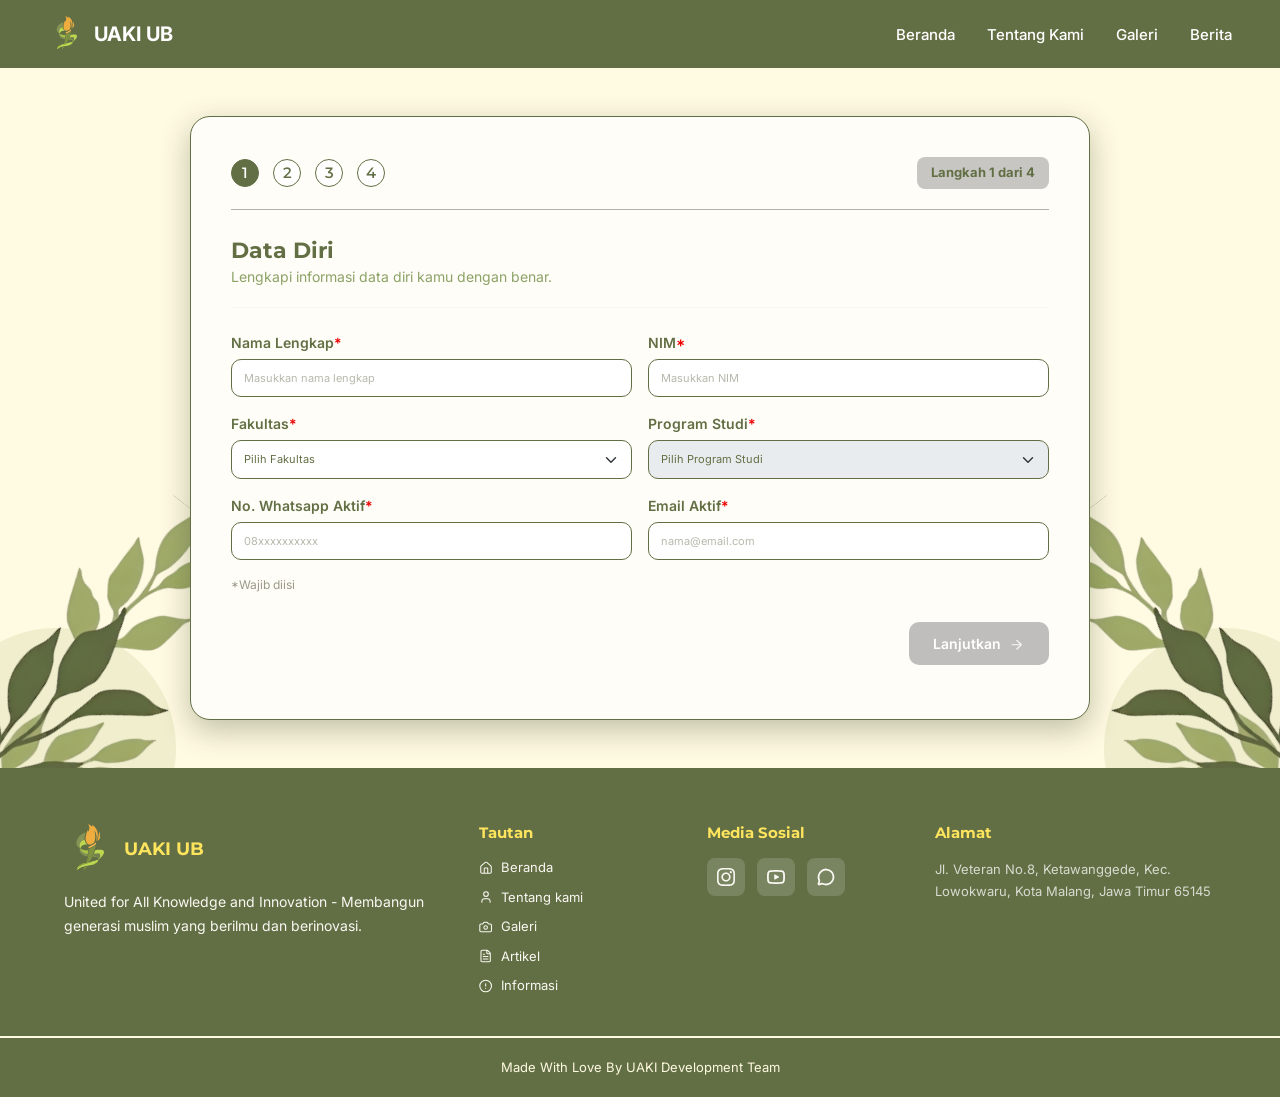
<file: recruitment/form.html>
<!DOCTYPE html>
<html lang="id">
<head>
    <meta charset="UTF-8">
    <meta name="viewport" content="width=device-width, initial-scale=1.0">
    <title>Formulir Oprec - UAKI UB</title>
    <link rel="icon" href="/assets-hero/logoUAKI.svg" type="image/svg+xml">

    <link rel="stylesheet" href="https://cdn.jsdelivr.net/npm/bootstrap@5.3.3/dist/css/bootstrap.min.css">

    <link rel="preconnect" href="https://fonts.googleapis.com">
    <link rel="preconnect" href="https://fonts.gstatic.com" crossorigin>
    <link rel="stylesheet" href="https://fonts.googleapis.com/css2?family=Inter:wght@400;500;600&display=swap">
    <link rel="stylesheet" href="https://fonts.googleapis.com/css2?family=Montserrat:wght@400;700;800;900&display=swap">

    <link rel="stylesheet" href="../css/theme.css">
    <link rel="stylesheet" href="../components/components.css">
    <link rel="stylesheet" href="recruitment.css">
</head>
<body class="page-oprec-form d-flex flex-column min-vh-100">

    <div id="uakiNavbar"></div>

    <main class="oprec-wrapper">
        <div class="oprec-decor" aria-hidden="true">
            <img src="/assets-recruitment/daun-crop.svg" class="decor-leaf-left" alt="">
            <img src="/assets-recruitment/daun-crop.svg" class="decor-leaf-right" alt="">
            <img src="/assets-recruitment/circle.svg" class="decor-circle-left" alt="">
            <img src="/assets-recruitment/circle.svg" class="decor-circle-right" alt="">
        </div>

        <div class="oprec-card">

            <div class="oprec-topbar">
                <div class="oprec-stepper" id="oprecStepper">
                    <!-- Diisi otomatis lewat recruitment.js -->
                </div>
                <span class="oprec-step-badge" id="oprecStepBadge">Langkah 1 dari 4</span>
            </div>

            <!-- STEP 1: Data Diri -->
            <section class="oprec-step-panel is-active" data-step="1">
                <h2 class="oprec-step-title">Data Diri</h2>
                <p class="oprec-step-subtitle">Lengkapi informasi data diri kamu dengan benar.</p>
                <hr class="oprec-divider">

                <form id="formDataDiri" novalidate>
                    <div class="row g-3">
                        <div class="col-md-6">
                            <label class="oprec-label" for="namaLengkap">Nama Lengkap<span class="wajib">*</span></label>
                            <input type="text" class="form-control" id="namaLengkap" placeholder="Masukkan nama lengkap">
                            <div class="form-error">Nama lengkap wajib diisi.</div>
                        </div>
                        <div class="col-md-6">
                            <label class="oprec-label" for="nim">NIM<span class="wajib">*</span></label>
                            <input type="text" class="form-control" id="nim" placeholder="Masukkan NIM">
                            <div class="form-error">NIM wajib diisi.</div>
                        </div>
                        <div class="col-md-6">
                            <label class="oprec-label" for="fakultas">Fakultas<span class="wajib">*</span></label>
                            <select class="form-select" id="fakultas">
                                <option value="" selected disabled>Pilih Fakultas</option>
                            </select>
                            <div class="form-error">Fakultas wajib dipilih.</div>
                        </div>
                        <div class="col-md-6">
                            <label class="oprec-label" for="prodi">Program Studi<span class="wajib">*</span></label>
                            <select class="form-select" id="prodi" disabled>
                                <option value="" selected disabled>Pilih Program Studi</option>
                            </select>
                            <div class="form-error">Program studi wajib dipilih.</div>
                        </div>
                        <div class="col-md-6">
                            <label class="oprec-label" for="whatsapp">No. Whatsapp Aktif<span class="wajib">*</span></label>
                            <input type="text" class="form-control" id="whatsapp" placeholder="08xxxxxxxxxx">
                            <div class="form-error">No. Whatsapp wajib diisi.</div>
                        </div>
                        <div class="col-md-6">
                            <label class="oprec-label" for="emailOprec">Email Aktif<span class="wajib">*</span></label>
                            <input type="email" class="form-control" id="emailOprec" placeholder="nama@email.com">
                            <div class="form-error">Email wajib diisi.</div>
                        </div>
                    </div>
                    <p class="oprec-hint-wajib">*Wajib diisi</p>
                </form>
            </section>

            <!-- STEP 2: Pilih Departemen -->
            <section class="oprec-step-panel" data-step="2">
                <h2 class="oprec-step-title">Pilih Departemen</h2>
                <p class="oprec-step-subtitle">Pilih maksimal 2 departemen yang kamu minati.</p>
                <hr class="oprec-divider">

                <div class="departemen-grid" id="departemenGrid">
                    <!-- Diisi otomatis dari daftarDepartemen (dummy-data) -->
                </div>
                <div class="form-error" id="errorDepartemen" style="margin-top: 12px;">Pilih minimal 1 departemen.</div>
            </section>

            <!-- STEP 3: Esai / Motivasi -->
            <section class="oprec-step-panel" data-step="3">
                <h2 class="oprec-step-title">Essai / Motivasi</h2>
                <p class="oprec-step-subtitle">Ceritakan motivasi dan alasanmu ingin bergabung dengan Staff Muda UAKI.</p>
                <hr class="oprec-divider">

                <div class="esai-grid" id="esaiGrid">
                    <!-- Diisi otomatis dari daftarEsai (dummy-data) -->
                </div>
                <p class="oprec-hint-wajib">*Wajib diisi</p>
            </section>

            <!-- STEP 4: Periksa Data -->
            <section class="oprec-step-panel" data-step="4">
                <h2 class="oprec-step-title">Periksa Data</h2>
                <p class="oprec-step-subtitle">Pastikan semua data yang kamu isi sudah benar.</p>
                <hr class="oprec-divider">

                <div id="reviewContainer">
                    <!-- Diisi otomatis pas masuk step 4, di recruitment.js -->
                </div>
            </section>

            <div class="oprec-nav">
                <button type="button" class="btn-oprec-secondary" id="btnKembali" style="visibility: hidden;">Kembali</button>
                <button type="button" class="btn-oprec-secondary" id="btnLanjut" disabled>Lanjutkan &rarr;</button>
            </div>

        </div>
    </main>

    <div id="uakiFooter"></div>

    <script src="https://cdn.jsdelivr.net/npm/bootstrap@5.3.3/dist/js/bootstrap.bundle.min.js"></script>
    <script src="../components/components.js"></script>
    <script src="../js/dummy-data.js"></script>
    <script src="recruitment.js"></script>
</body>
</html>
</file>
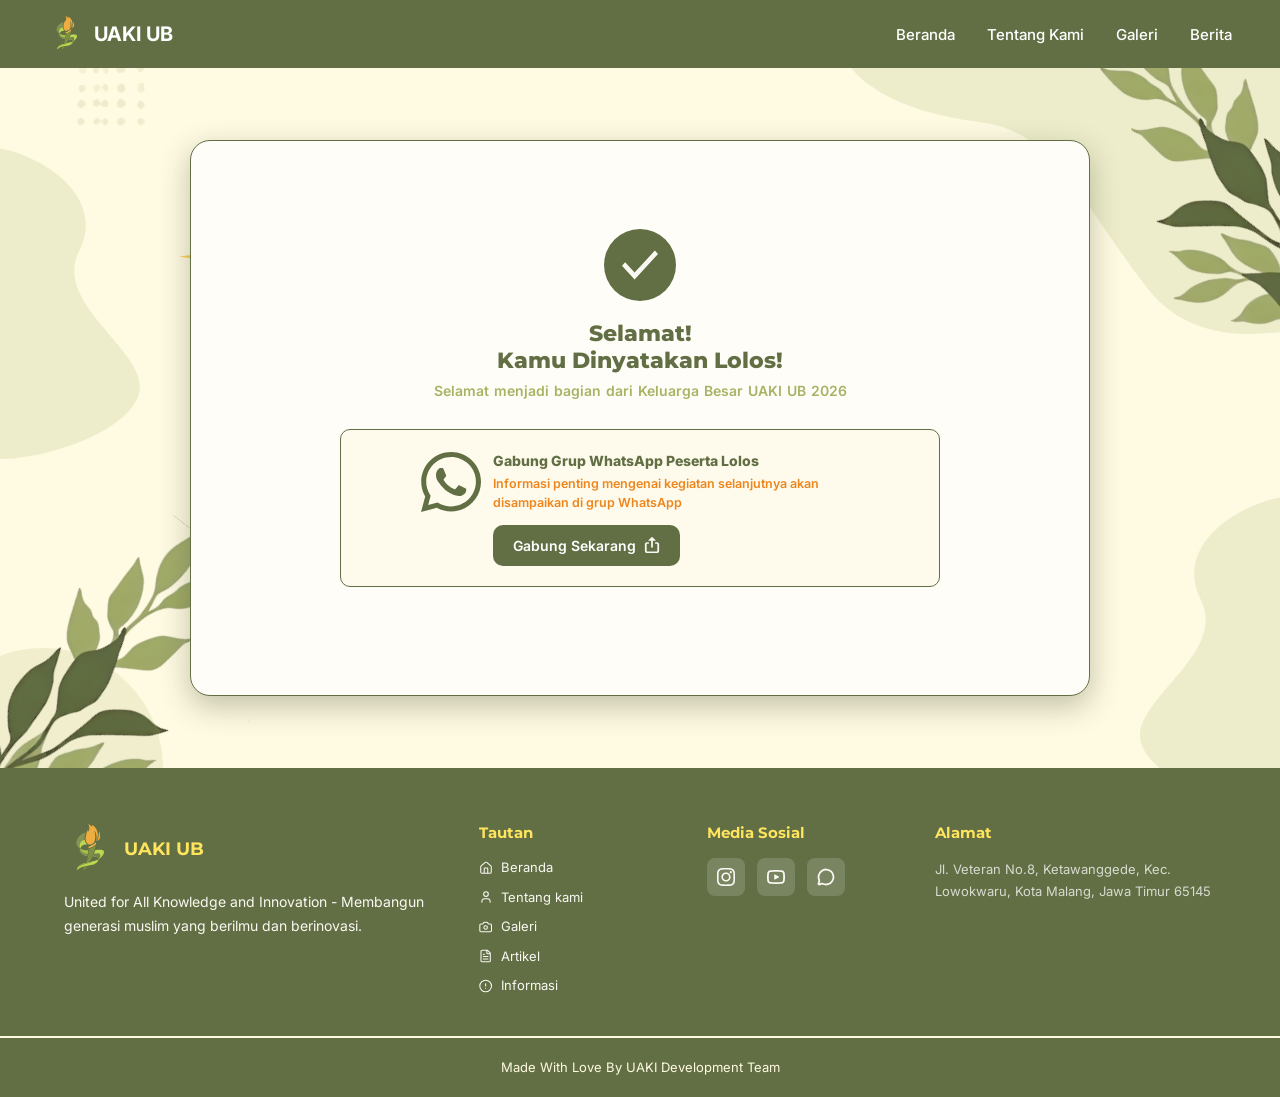
<file: recruitment/result.html>
<!DOCTYPE html>
<html lang="id">
<head>
    <meta charset="UTF-8">
    <meta name="viewport" content="width=device-width, initial-scale=1.0">
    <title>Hasil Seleksi - UAKI UB</title>
    <link rel="icon" href="/assets-hero/logoUAKI.svg" type="image/svg+xml">

    <link rel="stylesheet" href="https://cdn.jsdelivr.net/npm/bootstrap@5.3.3/dist/css/bootstrap.min.css">

    <link rel="preconnect" href="https://fonts.googleapis.com">
    <link rel="preconnect" href="https://fonts.gstatic.com" crossorigin>
    <link rel="stylesheet" href="https://fonts.googleapis.com/css2?family=Inter:wght@400;500;600&display=swap">
    <link rel="stylesheet" href="https://fonts.googleapis.com/css2?family=Montserrat:wght@400;700;800;900&display=swap">

    <link rel="stylesheet" href="../css/theme.css">
    <link rel="stylesheet" href="../components/components.css">
    <link rel="stylesheet" href="status.css">
</head>
<body class="page-result d-flex flex-column min-vh-100">

    <div id="uakiNavbar"></div>

    <main class="status-wrapper">
        <div class="status-decor" aria-hidden="true">
            <img src="/assets-recruitment/dot.svg" class="decor-dot" alt="">
            <img src="/assets-recruitment/small-blob.svg" class="decor-blob-1" alt="">
            <img src="/assets-recruitment/star.svg" class="decor-star-1" alt="">
            <img src="/assets-recruitment/circle.svg" class="decor-circle" alt="">
            <img src="/assets-recruitment/daun-crop.svg" class="decor-leaf-left" alt="">
            <img src="/assets-recruitment/small-blob.svg" class="decor-blob-2" alt="">
            <img src="/assets-recruitment/star.svg" class="decor-star-2" alt="">
            <img src="/assets-recruitment/big-blob.svg" class="decor-blob-3" alt="">
            <img src="/assets-recruitment/daun-crop.svg" class="decor-leaf-right" alt="">
        </div>

        <div class="status-card">

            <!-- State: Lolos -->
            <div id="resultLolos">
                <img src="/assets-recruitment/icon-check.svg" class="status-icon-check" alt="Lolos">

                <h1 class="status-title">Selamat!<br>Kamu Dinyatakan Lolos!</h1>
                <p class="status-subtitle status-subtitle-lolos">Selamat menjadi bagian dari Keluarga Besar UAKI UB 2026</p>

                <div class="status-wa-box">
                    <img src="/assets-recruitment/icon-whatsapp.svg" class="status-wa-icon" alt="">
                    <div>
                        <div class="status-wa-judul">Gabung Grup WhatsApp Peserta Lolos</div>
                        <div class="status-wa-desc">Informasi penting mengenai kegiatan selanjutnya akan disampaikan di grup WhatsApp</div>
                        <a href="#" target="_blank" class="btn-status-primary" id="tombolGabungWa">
                            Gabung Sekarang <img src="/assets-recruitment/icon-external.svg" class="btn-icon-inline" alt="">
                        </a>
                    </div>
                </div>
            </div>

            <!-- State : Tidak Lolos -->
            <div id="resultTidakLolos" style="display: none;">
                <img src="/assets-recruitment/icon-x.svg" class="status-icon-x" alt="Tidak lolos">

                <h1 class="status-title status-title-merah">Terima Kasih<br>atas Partisipasimu</h1>
                <p class="status-subtitle status-subtitle-merah">Kamu belum lolos dalam seleksi kali ini!</p>

                <div class="status-wa-box">
                    <img src="/assets-recruitment/icon-heart.svg" class="status-wa-icon" alt="">
                    <div>
                        <div class="status-wa-judul">Terus Semangat dan jangan lupa berhenti berkembang</div>
                        <div class="status-wa-desc">Sampai jumpa di kesempatan berikutnya!</div>
                    </div>
                </div>
            </div>

        </div>
    </main>

    <div id="uakiFooter"></div>

    <script src="https://cdn.jsdelivr.net/npm/bootstrap@5.3.3/dist/js/bootstrap.bundle.min.js"></script>
    <script src="../components/components.js"></script>
    <script src="status.js"></script>
</body>
</html>
</file>
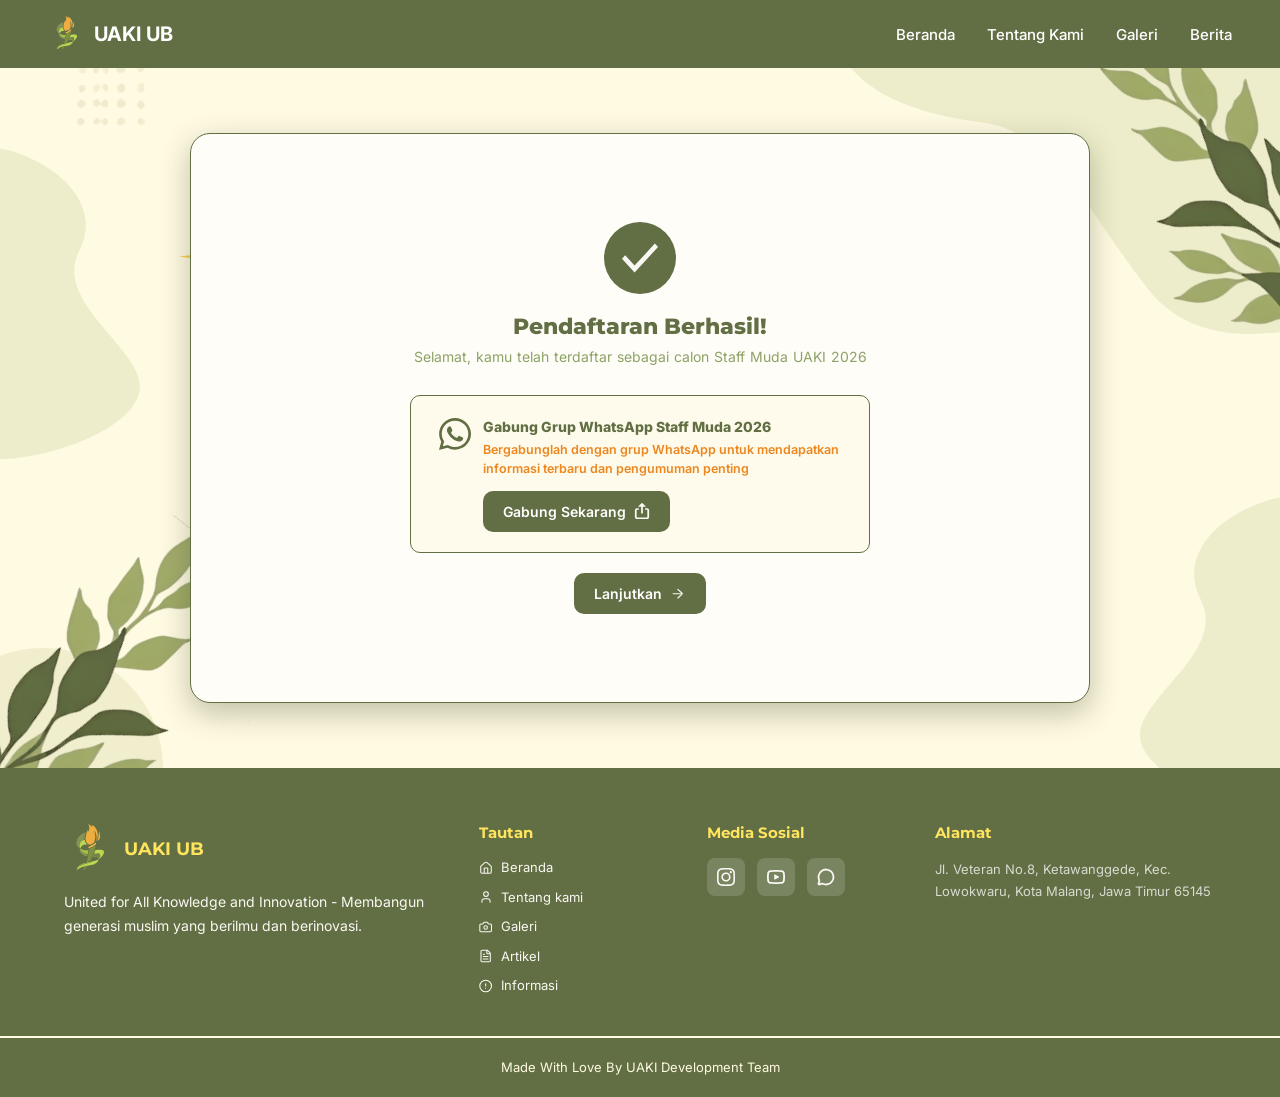
<file: recruitment/success.html>
<!DOCTYPE html>
<html lang="id">
<head>
    <meta charset="UTF-8">
    <meta name="viewport" content="width=device-width, initial-scale=1.0">
    <title>Pendaftaran Berhasil - UAKI UB</title>
    <link rel="icon" href="/assets-hero/logoUAKI.svg" type="image/svg+xml">

    <link rel="stylesheet" href="https://cdn.jsdelivr.net/npm/bootstrap@5.3.3/dist/css/bootstrap.min.css">

    <link rel="preconnect" href="https://fonts.googleapis.com">
    <link rel="preconnect" href="https://fonts.gstatic.com" crossorigin>
    <link rel="stylesheet" href="https://fonts.googleapis.com/css2?family=Inter:wght@400;500;600&display=swap">
    <link rel="stylesheet" href="https://fonts.googleapis.com/css2?family=Montserrat:wght@400;700;800;900&display=swap">

    <link rel="stylesheet" href="../css/theme.css">
    <link rel="stylesheet" href="../components/components.css">
    <link rel="stylesheet" href="status.css">
</head>
<body class="page-success d-flex flex-column min-vh-100">

    <div id="uakiNavbar"></div>

    <main class="status-wrapper">
        <div class="status-decor" aria-hidden="true">
            <img src="/assets-recruitment/dot.svg" class="decor-dot" alt="">
            <img src="/assets-recruitment/small-blob.svg" class="decor-blob-1" alt="">
            <img src="/assets-recruitment/star.svg" class="decor-star-1" alt="">
            <img src="/assets-recruitment/circle.svg" class="decor-circle" alt="">
            <img src="/assets-recruitment/daun-crop.svg" class="decor-leaf-left" alt="">
            <img src="/assets-recruitment/small-blob.svg" class="decor-blob-2" alt="">
            <img src="/assets-recruitment/star.svg" class="decor-star-2" alt="">
            <img src="/assets-recruitment/big-blob.svg" class="decor-blob-3" alt="">
            <img src="/assets-recruitment/daun-crop.svg" class="decor-leaf-right" alt="">
        </div>

        <div class="status-card">
            <img src="/assets-recruitment/icon-check.svg" class="status-icon-check" alt="Berhasil">

            <h1 class="status-title">Pendaftaran Berhasil!</h1>
            <p class="status-subtitle">Selamat, kamu telah terdaftar sebagai calon Staff Muda UAKI 2026</p>

            <div class="status-wa-box">
                <img src="/assets-recruitment/icon-whatsapp.svg" class="status-wa-icon" alt="">
                <div>
                    <div class="status-wa-judul">Gabung Grup WhatsApp Staff Muda 2026</div>
                    <div class="status-wa-desc">Bergabunglah dengan grup WhatsApp untuk mendapatkan informasi terbaru dan pengumuman penting</div>
                    <a href="#" target="_blank" class="btn-status-primary" id="tombolGabungWa">
                        Gabung Sekarang <img src="/assets-recruitment/icon-external.svg" class="btn-icon-inline" alt="">
                    </a>
                </div>
            </div>

            <div class="status-lanjut-wrap">
                <button type="button" class="btn-status-primary" id="tombolLanjutSuccess">
                    Lanjutkan <img src="/assets-recruitment/icon-arrow-right.svg" class="btn-icon-inline" alt="">
                </button>
            </div>
        </div>
    </main>

    <div id="uakiFooter"></div>

    <script src="https://cdn.jsdelivr.net/npm/bootstrap@5.3.3/dist/js/bootstrap.bundle.min.js"></script>
    <script src="../components/components.js"></script>
    <script src="status.js"></script>
</body>
</html>
</file>
<file: css/theme.css>
/*  Variabel warna & font bersama untuk SEMUA halaman baru
(auth, recruitment, announcement, result, form, success). */

:root {
    --hijau_tua: #626F44;
    --hijau_teks: #2d3a1e;
    --hijau_muda: #8CA267;
    --bg_cream: #FFFAE2;
    --card_cream: #fffdf7;
    --oranye: #ED861E;
    --merah: #EC0000;

    --font_inter: 'Inter', sans-serif;
    --font_monsterrat: 'Montserrat', sans-serif;

    --card_radius: 20px;
    --input_radius: 10px;
    --card_shadow: 0 10px 30px rgba(45, 58, 30, 0.3);
}
</file>
<file: components/components.css>
/* Style navbar & footer dipakai bareng di halaman auth, recruitment, announc*/

.uaki-container {
    max-width: 1200px;
    margin: 0 auto;
    padding: 0 24px;
}

a { text-decoration: none; }

.uaki-navbar {
    display: flex;
    align-items: center;
    justify-content: space-between;
    background-color: var(--hijau_tua);
    padding: 16px 48px;
    position: relative;
    z-index: 1000;
}

.uaki-navbar-logo {
    display: flex;
    align-items: center;
    gap: 10px;
    color: #ffffff;
    font-weight: 700;
    font-size: 20px;
}

.uaki-navbar-logo img { width: 36px; height: 36px; object-fit: contain; }

.uaki-navbar-menu {
    display: flex;
    gap: 32px;
    list-style: none;
    margin: 0;
    padding: 0;
}

.uaki-navbar-menu a {
    color: #ffffff;
    font-weight: 500;
    font-size: 15px;
}

.uaki-navbar-toggle {
    display: none;
    flex-direction: column;
    gap: 5px;
    background: none;
    border: none;
    cursor: pointer;
}

.uaki-navbar-toggle span {
    width: 24px;
    height: 2px;
    background-color: #ffffff;
}

.uaki-mobile-menu-overlay {
    display: none;
}

/* Footer */
.uaki-footer {
    background-color: var(--hijau_tua);
    color: #ffffff;
    padding: 56px 0 0 0;
    margin-top: auto;
}

.uaki-footer-grid {
    display: grid;
    grid-template-columns: 2fr 1fr 1fr 1.5fr;
    gap: 40px;
    padding-bottom: 40px;
}

.uaki-footer-logo {
    display: flex;
    align-items: center;
    gap: 10px;
    font-weight: 700;
    font-size: 18px;
    margin-bottom: 16px;
}

.uaki-footer-logo img { width: 50px; height: 50px; object-fit: contain; }

.uaki-footer-tentang span {
    font-family: var(--font_monsterrat);
    color: #FFE55D;
    font-weight: 700;
}

.uaki-footer-tentang p { font-size: 14px; line-height: 1.7; color: #FAF8F3; }

.uaki-footer-kolom h4 {
    font-family: var(--font_monsterrat);
    font-size: 15px;
    font-weight: 700;
    margin-bottom: 16px;
    color: #FFE55D;
}

.uaki-footer-kolom ul { list-style: none; padding: 0; margin: 0; display: flex; flex-direction: column; gap: 10px; }

.uaki-footer-kolom ul li a {
    font-size: 13px;
    color: #FAF8F3;
    transition: color 0.2s;
    display: flex;
    align-items: center;
    gap: 8px;
}

.uaki-footer-kolom ul li a:hover { color: #ffffff; }

.uaki-ikon-footer { width: 14px; height: 14px; flex-shrink: 0; display: flex; }
.uaki-ikon-footer img { width: 100%; height: 100%; display: block; }

.uaki-footer-kolom p { font-size: 13px; color: rgba(255, 255, 255, 0.75); line-height: 1.7; }

.uaki-sosial-ikon { display: flex; gap: 12px; }
.uaki-ikon-sosial {
    width: 38px; height: 38px;
    background-color: rgba(255, 255, 255, 0.15);
    border-radius: 8px;
    display: flex; align-items: center; justify-content: center;
    font-size: 18px;
    transition: background-color 0.2s;
}

.uaki-ikon-sosial img { width: 18px; height: 18px; display: block; }
.uaki-ikon-sosial:hover { background-color: rgba(255, 255, 255, 0.3); }

.uaki-footer-bawah {
    border-top: 2px solid #FFFAE2;
    padding: 20px 0;
}

.uaki-footer-bawah p {
    text-align: center;
    font-size: 13px;
    color: #FFFAE2;
    margin: 0;
}

@media (max-width: 860px) {
    .uaki-navbar-menu { display: none; }
    .uaki-navbar-toggle { display: flex; }

    .uaki-mobile-menu-overlay.active {
        display: block;
        position: absolute;
        top: 100%;
        left: 0;
        right: 0;
        background-color: var(--hijau_tua);
        padding: 16px 24px;
    }

    .uaki-mobile-menu-links { list-style: none; display: flex; flex-direction: column; gap: 14px; padding: 0; margin: 0; }
    .uaki-mobile-menu-links a { color: #ffffff; }

    .uaki-footer-grid { grid-template-columns: 1fr 1fr; }
}

@media (max-width: 560px) {
    .uaki-footer-grid { grid-template-columns: 1fr; }
}
</file>
<file: auth/auth.css>
/* Login, Register, Lupa Sandi, Kata Sandi Baru */

/* 1. Base & Body */
body {
    font-family: var(--font_inter);
    background-color: var(--bg_cream);
    color: var(--hijau_teks);
}

/* 2. Auth Card */
.auth-wrapper {
    position: relative;
    overflow: hidden;
    min-height: calc(100vh - 320px);
    display: flex;
    align-items: center;
    justify-content: center;
    padding: 64px 20px;
}

.auth-decor {
    position: absolute;
    inset: 0;
    pointer-events: none;
    z-index: 0;
    overflow: hidden;
}

.decor { position: absolute; }

/* shared semua halaman */
.decor-dots      { width: 80px;  opacity: 0.9; }
.decor-blob-1    { width: 420px; opacity: 0.9; }
.decor-blob-2    { width: 420px; opacity: 0.9; transform: scaleX(-1); }
.decor-circle    { width: 220px; opacity: 0.8; }
.decor-leaf-left { width: 420px; }
.decor-leaf-right{ width: 400px; transform: scaleX(-1); }
.decor-star-1    { width: 35px; }
.decor-star-2    { width: 35px; }
.decor-star-3    { width: 35px; }
.decor-star-4    { width: 35px; }

body.page-login .decor-dots       { top: -10px;  right: 20%; }
body.page-login .decor-blob-1     { bottom: -10px; left: 0px; }
body.page-login .decor-blob-2     { bottom: -10px; right: -150px; }
body.page-login .decor-circle     { top: 70px;   right: -8%; }
body.page-login .decor-leaf-left  { left: -120px;     top: 80px; }
body.page-login .decor-leaf-right { right: -120px;    bottom: 170px; }
body.page-login .decor-star-1     { top: 18%;    left: 20%; }
body.page-login .decor-star-2     { top: 32%;    right: 18%; }
body.page-login .decor-star-3     { bottom: 24%; left: 23%; }
body.page-login .decor-star-4     { bottom: 22%; right: 23%; }

body.page-register .decor-dots       { top: -10px;  right: 20%; }
body.page-register .decor-blob-1     { bottom: -10px; left: 0px; }
body.page-register .decor-blob-2     { bottom: -10px; right: -130px; }
body.page-register .decor-circle     { top: 70px;   right: -5%; }
body.page-register .decor-leaf-left  { left: -120px;     top: 80px; }
body.page-register .decor-leaf-right { right: -120px;    bottom: 150px; }
body.page-register .decor-star-1     { top: 18%;    left: 22%; }
body.page-register .decor-star-2     { top: 30%;    right: 18%; }
body.page-register .decor-star-3     { bottom: 29%; left: 18%; }
body.page-register .decor-star-4     { bottom: 27%; right: 23%; }

body.page-forgot-password .decor-dots       { top: -10px;  right: 20%; }
body.page-forgot-password .decor-blob-1     { bottom: -60px; left: 0px; }
body.page-forgot-password .decor-blob-2     { bottom: -10px; right: -150px; }
body.page-forgot-password .decor-circle     { top: -50px;   right: -4%; }
body.page-forgot-password .decor-leaf-left  { left: -120px;     top: -80px; }
body.page-forgot-password .decor-leaf-right { right: -120px;    bottom: 100px; }
body.page-forgot-password .decor-star-1     { top: 18%;    left: 20%; }
body.page-forgot-password .decor-star-2     { top: 32%;    right: 18%; }
body.page-forgot-password .decor-star-3     { bottom: 24%; left: 23%; }
body.page-forgot-password .decor-star-4     { bottom: 22%; right: 23%; }

body.page-reset-password .decor-dots       { top: -10px;  right: 20%; }
body.page-reset-password .decor-blob-1     { bottom: -10px; left: 0px; }
body.page-reset-password .decor-blob-2     { bottom: -10px; right: -150px; }
body.page-reset-password .decor-circle     { top: -30px;   right: -6%; }
body.page-reset-password .decor-leaf-left  { left: -170px;     top: -70px; }
body.page-reset-password .decor-leaf-right { right: -120px;    bottom: 110px; }
body.page-reset-password .decor-star-1     { top: 18%;    left: 20%; }
body.page-reset-password .decor-star-2     { top: 24%;    right: 18%; }
body.page-reset-password .decor-star-3     { bottom: 40%; left: 21%; }
body.page-reset-password .decor-star-4     { bottom: 30%; right: 23%; }

.auth-card {
    position: relative;
    z-index: 1;
    background-color: var(--card_cream);
    border: 1px solid var(--hijau_tua);
    border-radius: var(--card_radius);
    box-shadow: 0 12px 8px -4px rgba(98, 111, 68, 0.7);
    padding: 40px 36px;
    width: 100%;
    max-width: 460px;
}

.auth-logo {
    display: flex;
    justify-content: center;
    margin-bottom: 16px;
}

.auth-logo img { width: 48px; height: 48px; }

.auth-title {
    font-family: var(--font_monsterrat);
    font-weight: 800;
    font-size: 24px;
    text-align: center;
    color: var(--hijau_tua);
    margin-bottom: 4px;
}

.auth-subtitle {
    text-align: center;
    color: var(--hijau_muda);
    font-size: 14px;
    margin-bottom: 28px;
}

/* 3. Form Elements */
.auth-label {
    font-size: 14px;
    font-weight: 500;
    color: var(--hijau_tua);
    margin-bottom: 6px;
    display: block;
}

.auth-card .input-group-text {
    background-color: #ffffff;
    border: 1px solid var(--hijau_tua);
    border-right: none;
    border-radius: var(--input_radius) 0 0 var(--input_radius);
    color: var(--hijau_tua);
}

.auth-card .input-group-text img {
    width: 16px;
    height: 16px;
    display: block;
}

.auth-card .form-control {
    border: 1px solid var(--hijau_tua);
    border-left: none;
    border-radius: 0 var(--input_radius) var(--input_radius) 0;
    padding: 10px 12px;
    font-size: 14px;
}

.auth-card .form-control::placeholder {
    font-weight: 300;
    color: #9a9a8a;
}

.auth-card .input-group.password-group .form-control {
    border-radius: 0;
    border-right: none;
}

.auth-card .input-group.password-group .toggle-password {
    border-radius: 0 var(--input_radius) var(--input_radius) 0;
    background-color: #ffffff;
    border: 1px solid var(--hijau_tua);
    border-left: none;
    color: var(--hijau_tua);
    cursor: pointer;
}

.auth-card .form-control:focus {
    border-color: var(--hijau_tua);
    box-shadow: 0 0 0 0.2rem rgba(98, 111, 68, 0.15);
}

.form-hint {
    font-size: 12px;
    color: #8a8a7a;
    margin-top: 4px;
}

.form-error {
    font-size: 12px;
    color: var(--merah);
    margin-top: 4px;
    display: none;
}

.is-invalid ~ .form-error { display: block; }

/* 4. Tombol & Divider */
.btn-uaki-primary {
    background-color: var(--hijau_tua);
    color: #ffffff;
    border: none;
    border-radius: var(--input_radius);
    padding: 12px;
    font-weight: 600;
    width: 100%;
    transition: background-color 0.2s ease;
}

.btn-uaki-primary:hover {
    background-color: #525d38;
    color: #ffffff;
}

.btn-uaki-primary:disabled {
    background-color: #a9ad9a;
    cursor: not-allowed;
}

.btn-uaki-google {
    background-color: #ffffff;
    border: 1px solid var(--hijau_tua);
    border-radius: var(--input_radius);
    padding: 11px;
    width: 100%;
    font-weight: 500;
    color: var(--hijau_tua);
    display: flex;
    align-items: center;
    justify-content: center;
    gap: 10px;
}

.btn-uaki-google img { width: 18px; height: 18px; display: block; }

.btn-uaki-google:hover { background-color: #f7f7f2; }

.auth-divider {
    display: flex;
    align-items: center;
    gap: 12px;
    margin: 20px 0;
    color: #9a9a8a;
    font-size: 13px;
}

.auth-divider::before,
.auth-divider::after {
    content: '';
    flex: 1;
    height: 2px;
    background-color: var(--hijau_muda);
}

.auth-notice {
    background-color: #FDF0DE;
    border: 1px solid var(--oranye);
    color: #ED861E;
    font-size: 13px;
    font-weight: 500;
    text-align: center;
    line-height: 1.6;
    border-radius: var(--input_radius);
    padding: 10px 16px;
    margin-bottom: 20px;
    display: none;
}

.auth-notice.active { display: block; }

.btn-uaki-outline {
    background-color: #ffffff;
    border: 1px solid var(--hijau_tua);
    border-radius: var(--input_radius);
    padding: 11px;
    width: 100%;
    font-weight: 500;
    color: var(--hijau_teks);
    display: flex;
    align-items: center;
    justify-content: center;
    gap: 8px;
}

.btn-uaki-outline img { width: 16px; height: 16px; display: block; }

.btn-uaki-outline:hover { background-color: #f7f7f2; color: var(--hijau_teks); }

.auth-footnote {
    text-align: center;
    font-size: 13px;
    margin-top: 20px;
    color: var(--hijau_teks);
}

.auth-footnote a {
    color: var(--hijau_tua);
    font-weight: 800;
    text-decoration: underline;
}

/* 5. Responsive */
@media (max-width: 767px) {
    .auth-decor { display: none; }
}

@media (max-width: 560px) {
    .auth-card { padding: 32px 22px; }
}
</file>
<file: style.css>
/* 1. Bagian ini buat hapus style bawaan browser biar konsisten */
* {
  margin: 0;
  padding: 0;
  box-sizing: border-box;
}

body {
  font-family: "Inter", sans-serif;
  color: #2d3a1e;
  background-color: #fafaf5;
}

img {
  max-width: 100%;
  display: block;
}

ul {
  list-style: none;
}

a {
  text-decoration: none;
  color: inherit;
}

.container {
  max-width: 1200px;
  margin: 0 auto;
  padding: 0 24px;
}

/* 2. Bagian ini buat mengatur style dari Navbar nya */
.navbar-toggle {
  display: none;
}

.mobile-menu-overlay {
  display: none;
}

.navbar {
  display: flex;
  align-items: center;
  justify-content: space-between;
  background-color: #626f44;
  padding: 16px 48px;
  position: relative;
  z-index: 1000;
}

.navbar-logo {
  display: flex;
  align-items: center;
  gap: 10px;
  color: #ffffff;
  font-weight: 700;
  font-size: 20px;
}

.navbar-logo img {
  width: 36px;
  height: 36px;
  object-fit: contain;
}

.navbar-menu {
  display: flex;
  gap: 45px;
  margin-right: 52px;
}

.navbar-menu a {
  color: #ffffff;
  font-size: 15px;
  font-weight: 500;
  transition: opacity 0.2s;
}

.navbar-menu a:hover {
  opacity: 0.75;
}

/* 3. Bagian ini buat mengatur Section hero */
.hero {
  background-color: #fffae2;
  padding: 60px 24px;
  position: relative;
  overflow: hidden;
  text-align: center;
  border-bottom: 2px solid #4a5e3a;
}

.dekorasi-tutup {
  position: absolute;
  inset: 0;
  pointer-events: none;
  z-index: 0;
}

.dekorasi {
  position: absolute;
  pointer-events: none;
}

.daun-bayangan-kiri {
  left: -200px;
  top: -40px;
  width: 700px;
  z-index: 0;
  opacity: 0.9;
}

.daun-utuh-kiri {
  left: -130px;
  top: 0px;
  width: 470px;
  z-index: 0;
  transform: rotate(-110deg);
}

.daun-crop-kanan {
  right: -300px;
  top: -130px;
  width: 530px;
  z-index: 2;
  transform: rotate(5deg);
}

.dot-kiri {
  left: 300px;
  top: -10px;
  width: 100px;
  opacity: 0.5;
  z-index: 0;
}

.dot-kanan {
  right: 200px;
  top: -10px;
  width: 100px;
  opacity: 0.5;
  z-index: 0;
  transform: scaleX(-1);
}

.daun-bawah-bayangan {
  right: 110px;
  bottom: -170px;
  width: 640px;
  opacity: 0.9;
  transform: scaleX(-1) rotate(-100deg);
  z-index: 0;
}

.daun-bawah-belakang {
  right: 5px;
  bottom: -165px;
  width: 270px;
  transform: scaleX(-1) rotate(-135deg);
  z-index: 3;
}

.daun-bawah-depan {
  right: -80px;
  bottom: -120px;
  width: 280px;
  transform: scaleX(-1) rotate(-140deg);
  z-index: 2;
}

.ellipse-bawah-kanan {
  right: -80px;
  bottom: -120px;
  width: 250px;
  z-index: 0;
}

.elemen-kiri {
  left: 0px;
  bottom: -10px;
  width: 300px;
  z-index: 0;
}

.dekorasi.elemen-kiri {
  display: none;
}

.dekorasi.elemen-petik {
  display: none;
}

.dot-kiri-bawah {
  left: 230px;
  bottom: 60px;
  width: 70px;
  opacity: 0.7;
  z-index: 0;
}

.dot-tengah {
  right: 31%;
  top: 60%;
  width: 60px;
  opacity: 0.8;
  z-index: 0;
  transform: rotate(90deg);
}

.ellipse-bawah-kiri {
  left: 230px;
  bottom: -120px;
  width: 150px;
  transform: rotate(50deg);
  z-index: 0;
}

.star-1 {
  left: 28%;
  top: 22%;
  width: 40px;
}

.star-2 {
  right: 30%;
  top: 15%;
  width: 55px;
}

.star-3 {
  right: 26%;
  bottom: 25%;
  width: 25px;
}

.star-4 {
  left: 24%;
  bottom: 8%;
  width: 30px;
}

.elemen-petik {
  right: 25%;
  top: 50%;
  width: 30px;
}

.hero-konten {
  position: relative;
  z-index: 1;
  display: flex;
  flex-direction: column;
  align-items: center;
  text-align: center;
}

.badge-recruitment {
  display: inline-block;
  border: 2px solid #2d3a1e;
  border-radius: 999px;
  padding: 12px 36px;
  font-size: 20px;
  font-weight: 750;
  color: #4a5e3a;
  background-color: #a6b46580;
  margin-bottom: 32px;
  margin-top: 5px;
  letter-spacing: 0.3px;
}

.hero-tengah {
  position: relative;
  display: flex;
  justify-content: center;
  padding: 0 482px;
  margin-bottom: 16px;
}

.foto-sisi {
  position: absolute;
  top: 0;
  width: 450px;
  height: 580px;
  flex-shrink: 0;
}

.foto-sisi-kiri { left: 0; }
.foto-sisi-kanan { right: 0; }

.foto-sisi-scaler {
  position: absolute;
  top: 0;
  left: 0;
  width: 450px;
  height: 580px;
}

.lakban {
  position: absolute;
  width: 100px;
  z-index: 3;
  pointer-events: none;
  filter: contrast(200%) brightness(80%);
  opacity: 1;
}

.lakban-kiri-atas {
  top: -45px;
  left: 50px;
  transform: rotate(10deg);
}

.lakban-kiri-bawah {
  top: 225px;
  left: 40px;
  transform: rotate(-5deg);
}

.lakban-kanan-atas {
  top: -45px;
  right: 50px;
  transform: rotate(5deg);
}

.lakban-kanan-bawah {
  top: 225px;
  right: 30px;
  transform: rotate(10deg);
}

.lakban-circle {
  top: 145px;
  right: 230px;
  transform: rotate(-40deg);
}

.foto-polaroid {
  position: absolute;
  width: 360px;
  height: 260px;
  object-fit: cover;
  background-color: #ffffff;
  padding: 14px 14px 34px 14px;
  box-shadow: 2px 4px 16px rgba(0, 0, 0, 0.18);
  box-sizing: border-box;
  z-index: 1;
}

.foto-kiri-atas {
  top: -20px;
  left: -100px;
  transform: rotate(4deg);
}

.foto-kiri-bawah {
  top: 250px;
  left: -90px;
  transform: rotate(-5deg);
}

.foto-kanan-atas {
  top: -20px;
  left: auto;
  right: -100px;
  transform: rotate(-4deg);
}

.foto-kanan-bawah {
  top: 250px;
  left: auto;
  right: -90px;
  transform: rotate(5deg);
}

.circle-kiri {
  position: absolute;
  width: 130px;
  height: 130px;
  z-index: 2;
  top: 180px;
  left: 180px;
}

.note-kanan {
  position: absolute;
  width: 210px;
  height: 210px;
  z-index: 2;
  top: 135px;
  right: 140px;
}

.hero-judul h1 {
  font-family: "Montserrat", sans-serif;
  font-size: 110px;
  font-weight: 800;
  line-height: 0.85;
  margin-bottom: 20px;
  margin-top: 40px;
}

.kata-coming,
.kata-soon {
  display: inline-block;
  background: linear-gradient(180deg, #626f44 30%, #a6b465 100%);
  -webkit-background-clip: text;
  -webkit-text-fill-color: transparent;
  background-clip: text;
}

.hero-deskripsi {
  font-family: "Montserrat", sans-serif;
  font-size: 16px;
  font-weight: 600;
  color: #626f44;
  margin-bottom: 30px;
  line-height: 1.6;
}

.hero-counter-info {
  display: flex;
  align-items: center;
  justify-content: center;
  gap: 8px;
  font-size: 14px;
  font-weight: 600;
  color: #e07b39;
  margin-bottom: 0;
}

.ikon-menunggu {
  width: 24px;
  height: 24px;
}

.countdown {
  display: inline-flex;
  align-items: center;
  gap: 0;
  background: linear-gradient(180deg, #fdfcf6 0%, #f5f0dd 100%);
  border: 2.5px solid #a6b465;
  border-radius: 16px;
  padding: 30px 5px;
  margin-bottom: 32px;
  margin-top: 0;
  box-shadow:
    inset 0 2px 4px rgba(0, 0, 0, 0.04),
    0 10px 10px rgba(0, 0, 0, 0.4);
}

.countdown-item {
  display: flex;
  flex-direction: column;
  align-items: center;
  padding: 0 32px;
}

.countdown-angka {
  font-size: 48px;
  font-weight: 700;
  font-family: "Montserrat", sans-serif;
  color: #2d3a1e;
  line-height: 1;

  background: linear-gradient(180deg, #626f44 30%, #a6b465 100%);
  -webkit-background-clip: text;
  -webkit-text-fill-color: transparent;
  background-clip: text;
}

.countdown-label {
  font-size: 14px;
  color: #4a5e3a;
  margin-top: 6px;
  font-weight: 500;
}

.countdown-pemisah {
  font-size: 40px;
  color: #c4c0a8;
  font-weight: 300;
}

.tombol-utama {
  font-family: "Montserrat", sans-serif;
  display: flex;
  align-items: center;
  justify-content: center;
  gap: 8px;
  background-color: #626f44;
  color: #ffffff;
  border: none;
  border-radius: 999px;
  padding: 16px 40px;
  font-size: 16px;
  font-weight: 520;
  cursor: pointer;
  transition: background-color 0.2s;
  margin: 0 auto;
}

.ikon-bel {
  width: 20px;
  vertical-align: middle;
  margin-right: 8px;
  top: 250px;
  left: 0px;
}

.tombol-utama:hover {
  background-color: #7a9a5a;
}

.tombol-utama .ikon-bel {
  transition: transform 0.15s ease;
}

.ikon-bel.berdering {
  animation: belBerdering 0.6s ease;
}

@keyframes belBerdering {
  0%,
  100% {
    transform: rotate(0deg);
  }
  15% {
    transform: rotate(-24deg);
  }
  30% {
    transform: rotate(20deg);
  }
  45% {
    transform: rotate(-16deg);
  }
  60% {
    transform: rotate(11deg);
  }
  75% {
    transform: rotate(-6deg);
  }
  90% {
    transform: rotate(3deg);
  }
}

/* --- Pop-up Pengingat Tanggal Pendaftaran --- */
.popup-pengingat-overlay {
  position: fixed;
  inset: 0;
  background-color: rgba(30, 33, 20, 0.5);
  backdrop-filter: blur(3px);
  display: flex;
  align-items: center;
  justify-content: center;
  z-index: 1000;
  opacity: 0;
  transition: opacity 0.25s ease;
  padding: 24px;
}

.popup-pengingat-overlay.tampil {
  opacity: 1;
}

.popup-pengingat {
  position: relative;
  background: linear-gradient(180deg, #fdfcf6 0%, #f5f0dd 100%);
  border: 2.5px solid #a6b465;
  border-radius: 26px;
  padding: 44px 32px 32px;
  max-width: 380px;
  width: 100%;
  text-align: center;
  box-shadow: 0 24px 60px rgba(0, 0, 0, 0.3);
  overflow: hidden;
  transform: scale(0.8) translateY(24px);
  transition: transform 0.4s cubic-bezier(0.34, 1.56, 0.64, 1);
}

.popup-pengingat-overlay.tampil .popup-pengingat {
  transform: scale(1) translateY(0);
}

.popup-pengingat-tutup {
  position: absolute;
  top: 12px;
  right: 16px;
  background: none;
  border: none;
  font-size: 24px;
  line-height: 1;
  color: #a9a992;
  cursor: pointer;
  transition: color 0.2s, transform 0.2s;
  z-index: 2;
}

.popup-pengingat-tutup:hover {
  color: #626f44;
  transform: rotate(90deg);
}

.popup-pengingat-lonceng {
  font-size: 50px;
  margin-bottom: 14px;
  animation: popupLoncengMasuk 0.7s ease 0.15s both, popupLoncengGoyang 2.2s ease-in-out infinite 0.9s;
}

@keyframes popupLoncengMasuk {
  0% {
    transform: scale(0) rotate(-25deg);
    opacity: 0;
  }
  60% {
    transform: scale(1.25) rotate(10deg);
    opacity: 1;
  }
  100% {
    transform: scale(1) rotate(0deg);
  }
}

@keyframes popupLoncengGoyang {
  0%,
  100% {
    transform: rotate(0deg);
  }
  50% {
    transform: rotate(-8deg);
  }
}

.popup-pengingat h3 {
  font-family: "Montserrat", sans-serif;
  font-size: 22px;
  font-weight: 800;
  color: #626f44;
  margin-bottom: 12px;
}

.popup-pengingat p {
  font-family: "Montserrat", sans-serif;
  font-size: 14px;
  font-weight: 500;
  color: #626f44;
  line-height: 1.7;
  margin-bottom: 26px;
}

.popup-pengingat p strong {
  display: inline-block;
  margin-top: 4px;
  color: #ed861e;
  font-weight: 800;
  font-size: 15.5px;
}

.popup-pengingat-oke {
  font-family: "Montserrat", sans-serif;
  background-color: #626f44;
  color: #ffffff;
  border: none;
  border-radius: 999px;
  padding: 13px 38px;
  font-size: 14px;
  font-weight: 700;
  cursor: pointer;
  transition: background-color 0.2s, transform 0.15s;
}

.popup-pengingat-oke:hover {
  background-color: #7a9a5a;
  transform: translateY(-2px);
}

/* Konfeti kecil yang jatuh pelan di dalam pop-up */
.popup-pengingat-konfeti {
  position: absolute;
  inset: 0;
  pointer-events: none;
  overflow: hidden;
}

.konfeti-popup {
  position: absolute;
  top: -12px;
  width: 8px;
  height: 8px;
  border-radius: 2px;
  opacity: 0.9;
  animation-name: konfetiJatuh;
  animation-timing-function: ease-in;
  animation-iteration-count: infinite;
}

@keyframes konfetiJatuh {
  0% {
    transform: translateY(-12px) rotate(0deg);
    opacity: 0.9;
  }
  100% {
    transform: translateY(260px) rotate(360deg);
    opacity: 0;
  }
}

/* 4. Bagian ini buat mengatur section tengah */
.section-tengah {
  background-color: #fafaf5;
  padding: 64px 0 24px 0;
}

.grid-dua-kolom {
  display: grid;
  grid-template-columns: 1fr 1fr;
  gap: 24px;
  margin-bottom: 24px;
  align-items: stretch;
}

.kartu-waitlist {
  display: flex;
  flex-direction: column;
  overflow: hidden;
}

.kolom-kiri {
  display: flex;
  flex-direction: column;
  gap: 24px;
}

.kartu {
  background-color: #fffae2;
  border: 2px solid #626f44;
  border-radius: 16px;
  padding: 28px;
}

.kartu-judul {
  display: flex;
  align-items: center;
  gap: 10px;
  font-size: 18px;
  font-weight: 700;
  color: #626f44;
  margin-bottom: 16px;
}

.ikon-judul {
  font-size: 20px;
}

.ikon-judul img {
  width: 20px;
  height: 20px;
  display: block;
}

.kartu p {
  font-size: 14px;

  line-height: 1.7;
  margin-bottom: 12px;
}

.teks-deskripsi {
  color: #626f44;
}

.daftar-divisi {
  display: flex;
  flex-wrap: wrap;
  gap: 8px;
  margin-top: 16px;
}

.tag-divisi {
  border: 1.5px solid #2d3a1e;
  background-color: rgba(166, 180, 101, 0.3);
  border-radius: 999px;
  padding: 4px 16px;
  font-size: 13px;
  font-weight: 600;
  color: #2d3a1e;
}

.daftar-pesan {
  display: flex;
  flex-direction: column;
  gap: 12px;
  margin-bottom: 16px;
  flex: 1;
  min-height: 0;
  overflow-y: auto;
}

.kartu-pesan {
  background-color: rgba(166, 180, 101, 0.1);
  border: 1px solid #626f44;
  border-radius: 12px;
  padding: 14px;
  position: relative;
}

.pesan-profil {
  display: flex;
  flex-direction: column;
  margin-bottom: 8px;
}

.pesan-profil strong {
  display: flex;
  align-items: center;
  gap: 6px;
  font-size: 13px;
  color: #626f44;
}

.pesan-fakultas {
  display: flex;
  align-items: center;
  gap: 6px;
  font-size: 12px;
  color: #a6b465;
}

.ikon-profil {
  width: 14px;
  height: 14px;
  flex-shrink: 0;
  display: flex;
}

.ikon-profil img {
  width: 100%;
  height: 100%;
  display: block;
}

.pesan-isi {
  font-family: "Montserrat", sans-serif;
  font-weight: 500;
  font-size: 12px;
  color: #ed861e;
  line-height: 1.3;
  margin-bottom: 0 !important;
}

.pesan-waktu {
  position: absolute;
  bottom: 14px;
  right: 14px;
  font-size: 11px;
  color: #626f44;
}

.form-waitlist {
  display: flex;
  flex-direction: column;
  gap: 10px;
  margin-top: 12px;
}

.form-waitlist input {
  width: 100%;
  padding: 10px 14px;
  border: 1.5px solid #626f44;
  border-radius: 10px;
  font-size: 13px;
  font-family: "Inter", sans-serif;
  outline: none;
  transition: border-color 0.2s;
}

.form-waitlist input:focus {
  border-color: #7a9a5a;
}

.form-baris-bawah {
  display: flex;
  gap: 8px;
}

.form-baris-bawah input {
  flex: 1;
}

.tombol-kirim {
  background-color: #626f44;
  color: #ffffff;
  border: none;
  border-radius: 10px;
  padding: 10px 16px;
  cursor: pointer;
  font-size: 16px;
  transition: background-color 0.2s;
  display: flex;
  align-items: center;
  justify-content: center;
}

.tombol-kirim img {
  width: 16px;
  height: 16px;
  display: block;
}

.tombol-kirim:hover {
  background-color: #c96b2a;
}

.kartu-alasan {
  margin-top: 0;
}

.teks-hijau {
  color: #a6b465;
  margin: 0 -5px;
}

.grid-empat-kolom {
  display: grid;
  grid-template-columns: repeat(2, 1fr);
  gap: 16px;
  margin-top: 16px;
}

.kartu-alasan-item {
  background-color: rgba(166, 180, 101, 0.1);
  border: 1px solid #626f44;
  border-radius: 12px;
  padding: 20px;
  text-align: center;
}

.ikon-alasan {
  font-size: 28px;
  margin-bottom: 5px;
  margin-top: 5px;
  display: flex;
  justify-content: center;
  align-items: center;
}

.ikon-alasan img {
  width: 15%;
  height: 100%;
  display: block;
}

.kartu-alasan-item h3 {
  font-size: 14px;
  font-weight: 800;
  margin-bottom: 8px;
  color: #2d3a1e;
}

.kartu-alasan-item p {
  font-size: 13px;
  color: #a6b465;
  margin-bottom: 0;
}

/* 5. Bagian ini sudah masuk ke style section FAQ nya */
.section-faq {
  background-color: #fafaf5;
  padding: 0 0 64px 0;
}

.faq-wrapper {
  background: linear-gradient(180deg, #faf8f3 30%, #fffae2 100%);
  border: 2px solid #626f44;
  border-radius: 16px;
  padding: 32px;
  display: flex;
  gap: 32px;
  align-items: flex-start;
}

.faq-konten {
  flex: 1;
}

.faq-item {
  background-color: #fffae2;
  border: 2px solid #626f44;
  border-radius: 10px;
  margin-bottom: 12px;
  overflow: hidden;
}

.faq-pertanyaan {
  display: flex;
  justify-content: space-between;
  align-items: center;
  padding: 16px 20px;
  cursor: pointer;
  font-size: 14px;
  font-weight: 500;
  color: #626f44;
  transition: background-color 0.2s;
}

.faq-pertanyaan:hover {
  background-color: #fafaf5;
}

.faq-ikon {
  width: 14px;
  height: 14px;
  display: flex;
}

.faq-ikon img {
  width: 100%;
  height: 100%;
  display: block;
}

.faq-ilustrasi {
  width: 200px;
  flex-shrink: 0;
  margin-top: 70px;
}

.faq-ilustrasi img {
  width: 100%;
}

/* 6. Terakhir, bagian ini buat mengatur style footer nya*/
.footer {
  background-color: #626f44;
  color: #ffffff;
  padding: 56px 0 0 0;
}

.footer-grid {
  display: grid;
  grid-template-columns: 2fr 1fr 1fr 1.5fr;
  gap: 40px;
  padding-bottom: 40px;
}

.footer-logo {
  display: flex;
  align-items: center;
  gap: 10px;
  font-weight: 700;
  font-size: 18px;
  margin-bottom: 16px;
}

.footer-logo img {
  width: 50px;
  height: 50px;
  object-fit: contain;
}

.footer-tentang span {
  font-family: "Montserrat", sans-serif;
  color: #ffe55d;
  font-weight: 700;
}
.footer-tentang p {
  font-size: 14px;
  line-height: 1.7;
  color: #faf8f3;
}

.footer-kolom h4 {
  font-family: "Montserrat", sans-serif;
  font-size: 15px;
  font-weight: 700;
  margin-bottom: 16px;
  color: #ffe55d;
  font-weight: 700;
}

.footer-kolom ul {
  display: flex;
  flex-direction: column;
  gap: 10px;
}

.footer-kolom ul li a {
  font-size: 13px;
  color: #faf8f3;
  transition: color 0.2s;
  display: flex;
  align-items: center;
  gap: 8px;
}

.footer-kolom ul li a:hover {
  color: #ffffff;
}

.ikon-footer {
  width: 14px;
  height: 14px;
  flex-shrink: 0;
  display: flex;
}

.ikon-footer img {
  width: 100%;
  height: 100%;
  display: block;
}

.footer-kolom p {
  font-size: 13px;
  color: rgba(255, 255, 255, 0.75);
  line-height: 1.7;
}

.sosial-ikon {
  display: flex;
  gap: 12px;
}

.ikon-sosial {
  width: 38px;
  height: 38px;
  background-color: rgba(255, 255, 255, 0.15);
  border-radius: 8px;
  display: flex;
  align-items: center;
  justify-content: center;
  font-size: 18px;
  transition: background-color 0.2s;
}

.ikon-sosial img {
  width: 18px;
  height: 18px;
  display: block;
}

.ikon-sosial:hover {
  background-color: rgba(255, 255, 255, 0.3);
}

.footer-bawah {
  border-top: 2px solid #fffae2;
  padding: 20px 0;
}

.footer-bawah p {
  text-align: center;
  font-size: 13px;
  color: #fffae2;
}

/* Hormati preferensi user yang sensitif terhadap gerakan */
@media (prefers-reduced-motion: reduce) {
  *,
  *::before,
  *::after {
    animation-duration: 0.001ms !important;
    animation-iteration-count: 1 !important;
    transition-duration: 0.001ms !important;
    scroll-behavior: auto !important;
  }
}

/* --- Splash Screen --- */
.splash-screen {
  position: fixed;
  inset: 0;
  z-index: 9999;
  display: flex;
  align-items: center;
  justify-content: center;
  background-color: #626f44;
  transition: opacity 0.7s ease, visibility 0.7s ease;
}

.splash-screen.splash-hide {
  opacity: 0;
  visibility: hidden;
  pointer-events: none;
}

.splash-logo {
  width: 110px;
  animation: splashPulse 1.4s ease-in-out infinite;
}

@keyframes splashPulse {
  0%,
  100% {
    transform: scale(1);
    opacity: 1;
  }
  50% {
    transform: scale(1.08);
    opacity: 0.85;
  }
}

.daun-utuh-kiri {
  animation: swayDaunUtuhKiri 6s ease-in-out infinite;
}
@keyframes swayDaunUtuhKiri {
  0%,
  100% {
    transform: rotate(-110deg);
  }
  50% {
    transform: rotate(-106deg);
  }
}

.daun-crop-kanan {
  animation: swayDaunCropKanan 6.5s ease-in-out infinite;
}
@keyframes swayDaunCropKanan {
  0%,
  100% {
    transform: rotate(5deg);
  }
  50% {
    transform: rotate(9deg);
  }
}

.daun-bayangan-kiri {
  animation: swayDaunBayangan 8s ease-in-out infinite;
}
@keyframes swayDaunBayangan {
  0%,
  100% {
    transform: rotate(0deg);
  }
  50% {
    transform: rotate(3deg);
  }
}

.daun-bawah-belakang {
  animation: swayDaunBawahBelakang 7s ease-in-out infinite 0.4s;
}
@keyframes swayDaunBawahBelakang {
  0%,
  100% {
    transform: scaleX(-1) rotate(-135deg);
  }
  50% {
    transform: scaleX(-1) rotate(-131deg);
  }
}

.daun-bawah-depan {
  animation: swayDaunBawahDepan 5.5s ease-in-out infinite 0.8s;
}
@keyframes swayDaunBawahDepan {
  0%,
  100% {
    transform: scaleX(-1) rotate(-140deg);
  }
  50% {
    transform: scaleX(-1) rotate(-136deg);
  }
}

.daun-bawah-bayangan {
  animation: swayDaunBawahBayangan 9s ease-in-out infinite 0.2s;
}
@keyframes swayDaunBawahBayangan {
  0%,
  100% {
    transform: scaleX(-1) rotate(-100deg);
  }
  50% {
    transform: scaleX(-1) rotate(-96deg);
  }
}

/* --- Bintang Berkedip dengan Glow --- */
.star-1,
.star-2,
.star-3,
.star-4 {
  animation: bintangKedip 2.6s ease-in-out infinite;
}
.star-2 {
  animation-delay: 0.5s;
}
.star-3 {
  animation-delay: 1s;
}
.star-4 {
  animation-delay: 1.5s;
}

@keyframes bintangKedip {
  0%,
  100% {
    opacity: 0.5;
    filter: drop-shadow(0 0 2px rgba(255, 255, 255, 0.3));
    transform: scale(1);
  }
  50% {
    opacity: 1;
    filter: drop-shadow(0 0 9px rgba(255, 229, 93, 0.9));
    transform: scale(1.12);
  }
}

.lakban-kiri-atas {
  animation: lakbanGuncangKiriAtas 5s ease-in-out infinite 1.1s;
}
@keyframes lakbanGuncangKiriAtas {
  0%,
  100% {
    transform: rotate(10deg) translateY(0);
  }
  50% {
    transform: rotate(10deg) translateY(-10px);
  }
}

.lakban-kiri-bawah {
  animation: lakbanGuncangKiriBawah 5s ease-in-out infinite 1.3s;
}
@keyframes lakbanGuncangKiriBawah {
  0%,
  100% {
    transform: rotate(-5deg) translateY(0);
  }
  50% {
    transform: rotate(-5deg) translateY(-10px);
  }
}

.lakban-kanan-atas {
  animation: lakbanGuncangKananAtas 5s ease-in-out infinite 1.1s;
}
@keyframes lakbanGuncangKananAtas {
  0%,
  100% {
    transform: rotate(5deg) translateY(0);
  }
  50% {
    transform: rotate(5deg) translateY(-10px);
  }
}

.lakban-kanan-bawah {
  animation: lakbanGuncangKananBawah 5s ease-in-out infinite 1.3s;
}
@keyframes lakbanGuncangKananBawah {
  0%,
  100% {
    transform: rotate(10deg) translateY(0);
  }
  50% {
    transform: rotate(10deg) translateY(-10px);
  }
}

.lakban-circle {
  animation: lakbanGuncangCircle 5.5s ease-in-out infinite 1.2s;
}
@keyframes lakbanGuncangCircle {
  0%,
  100% {
    transform: translateY(0) rotate(-40deg);
  }
  50% {
    transform: translateY(-14px) rotate(-40deg);
  }
}

.badge-recruitment {
  opacity: 0;
  animation: badgeMasuk 0.7s ease forwards, badgeNapas 3.4s ease-in-out infinite 0.9s;
}
@keyframes badgeMasuk {
  from {
    opacity: 0;
    transform: translateY(-16px) scale(0.95);
  }
  to {
    opacity: 1;
    transform: translateY(0) scale(1);
  }
}
@keyframes badgeNapas {
  0%,
  100% {
    box-shadow: 0 0 0 rgba(166, 180, 101, 0);
  }
  50% {
    box-shadow: 0 0 16px rgba(166, 180, 101, 0.55);
  }
}

/* --- Deskripsi & Info Counter: Fade Up Menyusul Judul --- */
.hero-deskripsi {
  opacity: 0;
  background: linear-gradient(90deg, #626f44 0%, #a6b465 45%, #626f44 90%);
  background-size: 220% auto;
  -webkit-background-clip: text;
  background-clip: text;
  -webkit-text-fill-color: transparent;
  animation: deskripsiMasuk 0.8s ease 0.5s forwards, deskripsiShimmer 5s linear infinite 1.4s;
}
.hero-counter-info {
  opacity: 0;
  animation: deskripsiMasuk 0.8s ease 0.8s forwards;
}
@keyframes deskripsiMasuk {
  from {
    opacity: 0;
    transform: translateY(14px);
  }
  to {
    opacity: 1;
    transform: translateY(0);
  }
}
@keyframes deskripsiShimmer {
  0% {
    background-position: 220% center;
  }
  100% {
    background-position: -20% center;
  }
}

/* --- Ikon Menunggu: Goyang Kecil Kayak Notifikasi --- */
.ikon-menunggu {
  animation: ikonMenungguGoyang 2.4s ease-in-out infinite 1.6s;
  transform-origin: 50% 20%;
}
@keyframes ikonMenungguGoyang {
  0%,
  100% {
    transform: rotate(0deg);
  }
  20% {
    transform: rotate(-12deg);
  }
  40% {
    transform: rotate(10deg);
  }
  60% {
    transform: rotate(-6deg);
  }
  80% {
    transform: rotate(4deg);
  }
}

/* --- Meteor / Bintang Jatuh Acak  --- */
.meteor {
  position: absolute;
  width: 2px;
  height: 70px;
  background: linear-gradient(180deg, rgba(255, 255, 255, 0.95), rgba(255, 255, 255, 0));
  opacity: 0;
  pointer-events: none;
  z-index: 4;
  animation: meteorJatuh linear forwards;
}

@keyframes meteorJatuh {
  0% {
    opacity: 0;
    transform: translate(0, 0) rotate(215deg);
  }
  10% {
    opacity: 1;
  }
  100% {
    opacity: 0;
    transform: translate(-260px, 260px) rotate(215deg);
  }
}

/* --- Judul Coming Soon: Fade + Glow + Floating --- */
.hero-judul h1 {
  opacity: 0;
  filter: drop-shadow(0 0 18px rgba(98, 111, 68, 0.35));
  animation: judulMasuk 1s ease forwards, judulFloat 4s ease-in-out infinite 1s;
}

@keyframes judulMasuk {
  from {
    opacity: 0;
    transform: translateY(20px);
  }
  to {
    opacity: 1;
    transform: translateY(0);
  }
}

@keyframes judulFloat {
  0%,
  100% {
    transform: translateY(0);
  }
  50% {
    transform: translateY(-8px);
  }
}

/* --- Animasi Circle Kiri --- */
.circle-kiri {
  opacity: 0;
  animation: circleMasuk 0.9s ease 0.3s forwards,
    circleFloat 5s ease-in-out infinite 1.2s;
}

@keyframes circleMasuk {
  from {
    opacity: 0;
    transform: translateX(-60px) rotate(-8deg);
  }
  to {
    opacity: 1;
    transform: translateX(0) rotate(-8deg);
  }
}
@keyframes circleFloat {
  0%,
  100% {
    transform: translateY(0) rotate(-8deg);
  }
  50% {
    transform: translateY(-12px) rotate(-8deg);
  }
}

/* --- Animasi Note Kanan --- */
.note-kanan {
  opacity: 0;
  animation: noteMasuk 0.9s ease 0.3s forwards,
    noteFloat 5.5s ease-in-out infinite 1.2s;
}

@keyframes noteMasuk {
  from {
    opacity: 0;
    transform: translateX(60px) rotate(6deg);
  }
  to {
    opacity: 1;
    transform: translateX(0) rotate(6deg);
  }
}
@keyframes noteFloat {
  0%,
  100% {
    transform: translateY(0) rotate(6deg);
  }
  50% {
    transform: translateY(-14px) rotate(6deg);
  }
}

/* --- Foto Polaroid: Masuk dari Samping lalu Floating --- */
.foto-kiri-atas {
  opacity: 0;
  animation: fotoMasukKiriAtas 0.9s ease 0.2s forwards,
    fotoFloatKiriAtas 5s ease-in-out infinite 1.1s;
}
.foto-kiri-bawah {
  opacity: 0;
  animation: fotoMasukKiriBawah 0.9s ease 0.4s forwards,
    fotoFloatKiriBawah 5s ease-in-out infinite 1.3s;
}
.foto-kanan-atas {
  opacity: 0;
  animation: fotoMasukKananAtas 0.9s ease 0.2s forwards,
    fotoFloatKananAtas 5s ease-in-out infinite 1.1s;
}
.foto-kanan-bawah {
  opacity: 0;
  animation: fotoMasukKananBawah 0.9s ease 0.4s forwards,
    fotoFloatKananBawah 5s ease-in-out infinite 1.3s;
}

@keyframes fotoMasukKiriAtas {
  from {
    opacity: 0;
    transform: rotate(4deg) translateX(-70px);
  }
  to {
    opacity: 1;
    transform: rotate(4deg) translateX(0);
  }
}
@keyframes fotoFloatKiriAtas {
  0%,
  100% {
    transform: rotate(4deg) translateY(0);
  }
  50% {
    transform: rotate(4deg) translateY(-10px);
  }
}

@keyframes fotoMasukKiriBawah {
  from {
    opacity: 0;
    transform: rotate(-5deg) translateX(-70px);
  }
  to {
    opacity: 1;
    transform: rotate(-5deg) translateX(0);
  }
}
@keyframes fotoFloatKiriBawah {
  0%,
  100% {
    transform: rotate(-5deg) translateY(0);
  }
  50% {
    transform: rotate(-5deg) translateY(-10px);
  }
}

@keyframes fotoMasukKananAtas {
  from {
    opacity: 0;
    transform: rotate(-4deg) translateX(70px);
  }
  to {
    opacity: 1;
    transform: rotate(-4deg) translateX(0);
  }
}
@keyframes fotoFloatKananAtas {
  0%,
  100% {
    transform: rotate(-4deg) translateY(0);
  }
  50% {
    transform: rotate(-4deg) translateY(-10px);
  }
}

@keyframes fotoMasukKananBawah {
  from {
    opacity: 0;
    transform: rotate(5deg) translateX(70px);
  }
  to {
    opacity: 1;
    transform: rotate(5deg) translateX(0);
  }
}
@keyframes fotoFloatKananBawah {
  0%,
  100% {
    transform: rotate(5deg) translateY(0);
  }
  50% {
    transform: rotate(5deg) translateY(-10px);
  }
}

/* --- Countdown: Animasi Saat Angka Berubah --- */
.countdown-angka {
  transition: transform 0.3s ease;
  display: inline-block;
}
.countdown-angka.flip {
  animation: angkaFlip 0.4s ease;
  text-shadow: 0 0 12px rgba(166, 180, 101, 0.7);
}

@keyframes angkaFlip {
  0% {
    transform: rotateX(0deg);
    opacity: 1;
  }
  50% {
    transform: rotateX(90deg);
    opacity: 0.3;
  }
  100% {
    transform: rotateX(0deg);
    opacity: 1;
  }
}

/* --- Jumlah Pendaftar: Styling Counter --- */
.jumlah-pendaftar {
  font-weight: 700;
  color: #e07b39;
}

/* --- Tombol Utama: Glow + Hover --- */
.tombol-utama {
  animation: tombolGlow 2.5s ease-in-out infinite;
}

@keyframes tombolGlow {
  0%,
  100% {
    box-shadow: 0 0 8px rgba(166, 180, 101, 0.4);
  }
  50% {
    box-shadow: 0 0 20px rgba(166, 180, 101, 0.85);
  }
}

.tombol-utama:hover {
  background-color: #7a9a5a;
  transform: translateY(-3px) scale(1.03);
  box-shadow: 0 0 26px rgba(166, 180, 101, 0.9);
}

/* --- Section / Card Muncul dengan Fade Up saat Discroll --- */
.reveal {
  opacity: 0;
  transform: translateY(40px);
  transition: opacity 0.8s ease, transform 0.8s ease;
}
.reveal.active {
  opacity: 1;
  transform: translateY(0);
}

.kartu-alasan-item.reveal:nth-child(2) {
  transition-delay: 0.1s;
}
.kartu-alasan-item.reveal:nth-child(3) {
  transition-delay: 0.2s;
}
.kartu-alasan-item.reveal:nth-child(4) {
  transition-delay: 0.3s;
}

.tag-divisi {
  transition: transform 0.2s ease, background-color 0.2s ease;
}
.tag-divisi:hover {
  transform: translateY(-2px) scale(1.06);
  background-color: rgba(166, 180, 101, 0.55);
}

.kartu-alasan-item {
  transition: transform 0.3s ease, box-shadow 0.3s ease, border-color 0.3s ease;
}
.kartu-alasan-item:hover {
  transform: translateY(-6px);
  box-shadow: 0 10px 20px rgba(45, 58, 30, 0.15);
  border-color: #a6b465;
}

/* --- FAQ: Transisi Halus (melengkapi transisi inline di script.js) --- */
.faq-ikon {
  transition: transform 0.3s ease;
}
.faq-item {
  transition: border-color 0.3s ease;
}
.faq-item.active {
  border-color: #a6b465;
}

/* Mulai dari sini sudah masuk responsive Webnya... */

@media screen and (max-width: 768px) {
  nav.navbar {
    padding: 16px 24px;
    position: relative;
  }

  nav.navbar .navbar-menu {
    display: none;
  }

  nav.navbar .navbar-toggle {
    display: flex;
    flex-direction: column;
    justify-content: space-between;
    width: 24px;
    height: 18px;
    background: none;
    border: none;
    cursor: pointer;
    padding: 0;
    z-index: 100002;
  }

  nav.navbar .navbar-toggle span {
    display: block;
    width: 100%;
    height: 2.5px;
    background-color: #ffffff;
    border-radius: 2px;
    transition: 0.3s;
  }

  nav.navbar .mobile-menu-overlay {
    position: absolute;
    top: 100%;
    left: 0;
    width: 100%;
    background-color: #626f44;
    z-index: 100001;
    flex-direction: column;
    display: none;
    box-shadow: 0 8px 16px rgba(0, 0, 0, 0.15);
  }

  nav.navbar .mobile-menu-overlay.active {
    display: flex;
  }

  nav.navbar .mobile-menu-links {
    display: flex;
    flex-direction: column;
    width: 100%;
    margin: 0;
    padding: 0;
    list-style: none;
  }

  nav.navbar .mobile-menu-links li {
    width: 100%;
    text-align: left;
    border-bottom: 1px solid rgba(255, 255, 255, 0.08);
  }

  nav.navbar .mobile-menu-links li a {
    display: block;
    padding: 16px 24px;
    color: #ffffff;
    font-family: "Inter", sans-serif;
    font-size: 15px;
    font-weight: 500;
    text-decoration: none;
  }

  nav.navbar.mobile-menu-links li a:active {
    background-color: rgba(0, 0, 0, 0.15);
  }

  .hero {
    padding: 40px 16px;
  }

  .hero-konten {
    position: relative;
    z-index: 5;
  }

  .daun-utuh-kiri {
    display: block !important;
    width: 70% !important;
    max-width: 350px;
    height: auto !important;
    top: -10px;
    left: -50px;
    opacity: 0.8;
    z-index: 2;
  }

  .daun-crop-kanan {
    display: block !important;
    width: 70% !important;
    max-width: 350px;
    height: auto !important;
    top: -100px;
    right: -180px;
    opacity: 0.8;
    z-index: 2;
    position: absolute;
    transform-origin: top center;
    animation: leafSway 4s ease-in-out infinite;
  }
  .leaf-2 {
    animation-duration: 5s;
    animation-delay: 1s;
  }

  @keyframes leafSway {
    0%,
    100% {
      transform: rotate(-4deg);
    }
    50% {
      transform: rotate(4deg);
    }
  }

  .daun-bayangan-kiri {
    display: block !important;
    width: 70% !important;
    max-width: 380px;
    height: auto !important;
    top: 40px;
    left: -70px;
    opacity: 0.6;
  }

  .star-1 {
    display: block;
    left: 15%;
  }
  .star-2 {
    display: block;
    top: 10%;
  }

  .dot-kiri,
  .dot-kanan,
  .star-3,
  .star-4,
  .lakban,
  .circle-kiri,
  .note-kanan {
    display: none !important;
  }

  .hero-judul h1 {
    font-size: 54px;
    margin-top: 0;
    line-height: 1.1;
  }

  .badge-recruitment {
    font-size: 14px;
    padding: 8px 20px;
    margin-bottom: 24px;
  }

  .hero-tengah {
    flex-direction: column;
    gap: 24px;
  }

  .countdown {
    margin-top: 24px;
    padding: 16px 8px;
    width: 100%;
    max-width: 340px;
    justify-content: center;
  }
  .countdown-item {
    padding: 0 12px;
  }
  .countdown-angka {
    font-size: 32px;
  }
  .countdown-pemisah {
    font-size: 24px;
  }

  .tombol-utama {
    width: 100%;
    max-width: 320px;
    font-size: 14px;
    padding: 14px 24px;
  }

  .grid-dua-kolom {
    grid-template-columns: 1fr;
    gap: 32px;
  }

  .faq-wrapper {
    grid-template-columns: 1fr;
  }

  .faq-konten {
    width: 100%;
  }

  .kartu-waitlist {
    height: auto !important;
  }

  .daftar-pesan {
    max-height: 350px;
  }

  .grid-empat-kolom {
    grid-template-columns: 1fr;
  }

  .faq-wrapper {
    flex-direction: column;
    padding: 20px;
  }
  .faq-ilustrasi {
    display: none;
  }

  .footer-grid {
    grid-template-columns: 1fr;
    gap: 32px;
  }
}

@media screen and (max-width: 1000px) {
  .foto-sisi {
    display: none;
  }

  .hero-tengah {
    padding: 0;
  }

  .hero-judul h1 {
    margin-top: 0;
  }

  .countdown {
    margin-top: 24px;
  }
}

@media screen and (min-width: 1001px) and (max-width: 1300px) {
  img.dekorasi.elemen-kiri {
    display: block;
  }

  .foto-sisi-kiri .foto-sisi-scaler {
    transform: translateX(160px);
  }

  .foto-sisi-kanan .foto-sisi-scaler {
    transform: translateX(-160px);
  }
}

/* Khusus yang disini, kalo sudah masuk layar laptop atau komputer */
@media screen and (min-width: 1218px) {
  img.dekorasi.elemen-kiri {
    display: block;
  }
}

@media screen and (min-width: 897px) {
  img.dekorasi.elemen-petik {
    display: block;
  }
}

@media screen and (min-width: 1600px) {
  .elemen-kiri {
    display: none !important;
  }
}
</file>
<file: berita/berita.css>
/* Berita.css - Halaman daftar artikel/berita. */

/* Base */
.berita {
    background-color: #fffae2;
    padding: 60px 24px 80px;
    position: relative;
    overflow: hidden;
}

.berita-container {
    max-width: 1200px;
    margin: 0 auto;
    position: relative;
    z-index: 1;
}

.berita-decor {
    position: absolute;
    inset: 0;
    pointer-events: none;
    z-index: 0;
    overflow: hidden;
}

.berita-decor img { position: absolute; }

.berita-dot-atas {
    left: 40px;
    top: -20px;
    width: 80px;
    opacity: 0.5;
}

.berita-daun-atas {
    right: -230px;
    top: -230px;
    width: 530px;
    transform: rotate(-15deg);
}

.berita-daun-crop {
    left: -160px;
    bottom: 20px;
    width: 340px;
    transform: scaleX(-1);
    z-index: 2;
}

.berita-daun-bawah {
    left: 5px;
    bottom: -170px;
    width: 250px;
    transform: rotate(240deg);
    z-index: 3;
}

.berita-lingkaran-bawah {
    left: -80px;
    bottom: -120px;
    width: 230px;
    transform: rotate(135deg);
    z-index: 0;
}

.berita-blob-bawah {
    right: -20px;
    bottom: -80px;
    width: 180px;
    opacity: 0.9;
    transform: scaleX(-1);
}

.berita-dot-bawah {
    right: 200px;
    bottom: -30px;
    width: 80px;
    opacity: 0.5;
}

.berita-judul {
    font-family: "Montserrat", sans-serif;
    font-weight: 800;
    font-size: 44px;
    color: #626F44;
    margin-bottom: 4px;
}

.berita-subjudul {
    font-size: 15px;
    font-weight: 600;
    color: #626f44;
    white-space: nowrap;
    margin-bottom: 8px;
    line-height: 1.5;
}

.berita-header {
    display: flex;
    justify-content: space-between;
    align-items: flex-end;
    gap: 24px;
    margin-bottom: 12px;
}

.berita-search {
    display: flex;
    align-items: center;
    background-color: #fdfcf6;
    border: 1px solid #626F44;
    border-radius: 10px;
    padding: 4px;
    width: 380px;
    flex-shrink: 0;
}

.berita-search input {
    border: none;
    background: transparent;
    outline: none;
    padding: 8px 12px;
    font-size: 13px;
    color: #4a5e3a;
    flex: 1;
    font-family: "Inter", sans-serif;
}

.berita-search input::placeholder { color: #a9a992; }

.berita-search button {
    background: transparent;
    border: none;
    width: 34px;
    height: 34px;
    display: flex;
    align-items: center;
    justify-content: center;
    cursor: pointer;
    flex-shrink: 0;
}

.berita-filter {
    display: flex;
    flex-wrap: wrap;
    gap: 10px;
    margin-bottom: 32px;
}

.berita-tab {
    background-color: #ffffff;
    border: 1.5px solid #626f44;
    color: #4a5e3a;
    font-size: 13px;
    font-weight: 600;
    padding: 8px 20px;
    border-radius: 8px;
    cursor: pointer;
    font-family: "Inter", sans-serif;
    transition: background-color 0.2s, color 0.2s;
}

.berita-tab.is-aktif {
    background-color: #626f44;
    color: #ffffff;
}

.berita-tab:hover:not(.is-aktif) { background-color: #f3f6ec; }

.berita-grid {
    display: grid;
    grid-template-columns: repeat(3, 1fr);
    gap: 24px;
    margin-bottom: 40px;
}

.kartu-artikel {
    background-color: #fdfcf6;
    border: 1px solid #626F44;
    border-radius: 16px;
    overflow: hidden;
    box-shadow: 0 10px 18px rgba(0, 0, 0, 0.18);
    cursor: pointer;
    transition: transform 0.2s, box-shadow 0.2s;
}

.kartu-artikel:hover {
    transform: translateY(-4px);
    box-shadow: 0 14px 22px rgba(0, 0, 0, 0.22);
}

.kartu-artikel:focus-visible {
    outline: 2px solid #ED861E;
    outline-offset: 2px;
}

.kartu-artikel-thumb {
    position: relative;
    height: 160px;
}

.kartu-artikel-thumb img {
    width: 100%;
    height: 100%;
    object-fit: cover;
    display: block;
}

.kartu-artikel-badge {
    position: absolute;
    bottom: 12px;
    left: 12px;
    font-size: 13px;
    font-weight: 700;
    color: #ffffff;
    padding: 7px 18px;
    border-radius: 6px;
}

.badge-artikel { background-color: #6381DB; }
.badge-informasi { background-color: #ED861E; }
.badge-inspirasi { background-color: #FFCF4F; color: #2d3a1e; }
.badge-opini { background-color: #626F44; }
.badge-kegiatan { background-color: #1E1E1E; }

.kartu-artikel-isi { padding: 16px 18px 18px; }

.kartu-artikel-judul {
    font-family: "Montserrat", sans-serif;
    font-weight: 700;
    font-size: 15px;
    color: #626F44;
    line-height: 1.4;
    margin-bottom: 8px;
}

.kartu-artikel-desc {
    font-size: 12.5px;
    color: #626F44;
    line-height: 1.5;
    margin-bottom: 14px;
}

.kartu-artikel-meta {
    display: flex;
    justify-content: space-between;
    align-items: center;
    border-top: 1px solid #ece6d0;
    padding-top: 12px;
}

.kartu-artikel-tanggal {
    display: flex;
    align-items: center;
    gap: 6px;
    font-size: 12px;
    color: #ED861E;
}

.kartu-artikel-baca {
    display: flex;
    align-items: center;
    gap: 4px;
    font-size: 12.5px;
    font-weight: 600;
    color: #626F44;
    text-decoration: none;
}

/* Pagination */
.berita-pagination {
    display: flex;
    justify-content: center;
    align-items: center;
    gap: 10px;
}

.halaman-btn {
    width: 34px;
    height: 34px;
    border-radius: 8px;
    border: 1.5px solid #626f44;
    background-color: #ffffff;
    color: #4a5e3a;
    font-size: 13px;
    font-weight: 600;
    display: flex;
    align-items: center;
    justify-content: center;
    cursor: pointer;
    font-family: "Inter", sans-serif;
}

.halaman-btn.is-aktif {
    background-color: #626f44;
    color: #ffffff;
}

.halaman-btn:hover:not(.is-aktif) { background-color: #f3f6ec; }

@media screen and (max-width: 900px) {
    .berita-grid { grid-template-columns: repeat(2, 1fr); }
    .berita-header { flex-direction: column; align-items: flex-start; }
    .berita-search { width: 100%; }
    .berita-subjudul { white-space: normal; }
}

@media screen and (max-width: 767px) {
    .berita-decor { display: none; }
}

@media screen and (max-width: 600px) {
    .berita-grid { grid-template-columns: 1fr; }
    .berita-judul { font-size: 28px; }
}
</file>
<file: berita/berita-detail.css>
/* berita-detail.css - Halaman isi/detail satu artikel. */

/* Base */
.detail-artikel {
    background-color: #fffae2;
    padding: 60px 24px 90px;
    position: relative;
    overflow: hidden;
}

.detail-container {
    max-width: 1000px;
    margin: 0 auto;
    position: relative;
    z-index: 1;
}

.detail-decor {
    position: absolute;
    inset: 0;
    pointer-events: none;
    z-index: 0;
    overflow: hidden;
}

.detail-decor img { position: absolute; }

.detail-daun-kiri {
    left: -220px;
    bottom: -80px;
    width: 480px;
    transform: scaleX(-1);
    z-index: 1;
}

.detail-daun-kanan {
    right: -220px;
    bottom: -80px;
    width: 480px;
    z-index: 1;
}

.detail-lingkaran-kiri {
    left: -40px;
    bottom: -60px;
    width: 160px;
    transform: rotate(135deg);
    opacity: 0.6;
    z-index: 0;
}

.detail-lingkaran-kanan {
    right: -30px;
    bottom: -70px;
    width: 160px;
    opacity: 0.6;
    z-index: 0;
}

/* Kartu detail */
.detail-card {
    background-color: #fdfcf6;
    border: 1.5px solid #626F44;
    border-radius: 28px;
    overflow: hidden;
    box-shadow: 0 20px 40px rgba(0, 0, 0, 0.12);
}

.detail-hero {
    padding: 32px 44px 0;
}

.detail-hero img {
    width: 100%;
    height: 260px;
    object-fit: cover;
    border-radius: 20px;
    display: block;
}

.detail-isi {
    padding: 24px 44px 40px;
}

.detail-meta-row {
    display: flex;
    align-items: center;
    gap: 10px;
    margin-bottom: 18px;
}

.detail-badge {
    font-size: 13px;
    font-weight: 700;
    color: #ffffff;
    padding: 6px 18px;
    border-radius: 6px;
}

.detail-titik {
    color: #626F44;
    font-size: 14px;
}

.detail-tanggal {
    font-size: 13px;
    font-weight: 600;
    color: #ED861E;
}

.detail-judul {
    font-family: "Montserrat", sans-serif;
    font-weight: 700;
    font-size: 26px;
    color: #626F44;
    line-height: 1.35;
    margin-bottom: 20px;
}

.detail-divider {
    height: 1px;
    background-color: #e4dfc9;
    margin-bottom: 20px;
}

.detail-penulis {
    display: flex;
    align-items: center;
    gap: 12px;
    margin-bottom: 24px;
}

.detail-penulis-foto {
    width: 40px;
    height: 40px;
    border-radius: 50%;
    object-fit: cover;
    flex-shrink: 0;
}

.detail-penulis-teks {
    display: flex;
    flex-direction: column;
    line-height: 1.4;
}

.detail-penulis-nama {
    font-size: 14px;
    font-weight: 700;
    color: #FFCF4F;
}

.detail-penulis-peran {
    font-size: 12px;
    font-weight: 500;
    color: #A6B465;
}


.detail-konten {
    margin-bottom: 30px;
}

.detail-konten p {
    font-family: "Inter", sans-serif;
    font-size: 13.5px;
    color: #626F44;
    line-height: 1.8;
    margin-bottom: 16px;
}

.detail-konten p:last-child { margin-bottom: 0; }

.detail-share {
    display: flex;
    flex-direction: column;
    align-items: flex-start;
    gap: 12px;
    padding-top: 22px;
    border-top: 1px solid #e4dfc9;
    margin-bottom: 28px;
}

.detail-share-label {
    font-size: 13px;
    font-weight: 700;
    color: #626F44;
}

.detail-share-tombol {
    display: flex;
    gap: 10px;
}

.detail-share-btn {
    width: 36px;
    height: 36px;
    border-radius: 8px;
    background-color: #A6B465;
    border: 1.5px solid #A6B465;
    display: flex;
    align-items: center;
    justify-content: center;
    cursor: pointer;
    transition: background-color 0.2s, transform 0.15s;
}

.detail-share-btn:hover {
    background-color: #8fa04f;
    transform: translateY(-2px);
}

.detail-share-btn.tersalin {
    background-color: #626F44;
    border-color: #626F44;
}

.detail-kembali {
    display: inline-flex;
    align-items: center;
    gap: 8px;
    font-size: 13px;
    font-weight: 700;
    color: #626F44;
    text-decoration: none;
    background-color: #ffffff;
    border: 1.5px solid #626F44;
    border-radius: 10px;
    padding: 10px 20px;
    transition: background-color 0.2s;
}

.detail-kembali:hover { background-color: #f3f6ec; }

@media screen and (max-width: 767px) {
    .detail-decor { display: none; }
    .detail-hero { padding: 24px 22px 0; }
    .detail-hero img { height: 190px; border-radius: 16px; }
    .detail-isi { padding: 18px 22px 30px; }
    .detail-judul { font-size: 21px; }
}

@media screen and (max-width: 480px) {
    .detail-artikel { padding: 40px 14px 60px; }
}
</file>
<file: recruitment/status.css>
/* Halaman status oprec: success, countdown pengumuman, result*/

/* Base */
body {
    font-family: var(--font_inter);
    background-color: var(--bg_cream);
    color: var(--hijau_teks);
}

.status-wrapper {
    position: relative;
    overflow: hidden;
    min-height: calc(100vh - 200px);
    padding: 48px 20px;
    display: flex;
    align-items: center;
    justify-content: center;
}

/* Dekorasi: 9 objek  */
.status-decor {
    position: absolute;
    inset: 0;
    pointer-events: none;
    z-index: 0;
    overflow: hidden;
}

.status-decor img { position: absolute; }

/* Kiri atas: dot, blob, bintang */
.decor-dot {
    top: -25px;
    left: 6%;
    width: 70px;
    opacity: 0.9;
}

.decor-blob-1 {
    top: 80px;
    left: -10px;
    width: 150px;
    opacity: 0.9;
}

.decor-star-1 {
    top: 25%;
    left: 14%;
    width: 30px;
}

/* Kiri bawah: lingkaran, daun */
.decor-circle {
    left: -6%;
    bottom: -120px;
    width: 240px;
    opacity: 0.8;
}

.decor-leaf-left {
    left: 0;
    bottom: -120px;
    width: 320px;
}

/* Kanan atas: blob, daun */
.decor-blob-3 {
    top: -80px;
    right: -50px;
    width: 450px;
    opacity: 0.9;
    transform: skewX(20deg);
}

.decor-leaf-right {
    right: -45px;
    top: -80px;
    width: 320px;
    transform: scaleX(-1);
}

/* Kanan bawah: blob, bintang */
.decor-blob-2 {
    bottom: -40px;
    right: -10px;
    width: 150px;
    opacity: 0.9;
    transform: scaleX(-1);
}

.decor-star-2 {
    bottom: 26%;
    right: 15%;
    width: 30px;
}


/* Kartu status */
.status-card {
    position: relative;
    z-index: 1;
    background-color: var(--card_cream);
    border: 1px solid var(--hijau_tua);
    border-radius: var(--card_radius);
    box-shadow: var(--card_shadow);
    padding: 88px 96px;
    width: 100%;
    max-width: 900px;
    text-align: center;
}

/* card transparan (khusus announcement) */
.status-card-transparent {
    background-color: transparent;
    box-shadow: none;
}

.status-divider {
    display: flex;
    align-items: center;
    gap: 16px;
    margin: 32px 0;
}

.status-divider::before,
.status-divider::after {
    content: '';
    flex: 1;
    height: 1px;
    background-color: #B0B0AE;
}

.status-divider img { width: 30px; height: 30px; flex-shrink: 0; }

.countdown-label {
    font-family: var(--font_monsterrat);
    font-weight: 700;
    font-size: 15px;
    color: var(--hijau_tua);
    margin-bottom: 24px;
}

/* Kotak countdown */
.countdown {
    display: inline-flex;
    align-items: center;
    gap: 0;
    max-width: 100%;
    background: linear-gradient(180deg, #fdfcf6 0%, #f5f0dd 100%);
    border: 2.5px solid #A6B465;
    border-radius: 16px;
    padding: 36px 5px;
    box-shadow:
        inset 0 2px 4px rgba(0,0,0,0.04),
        0 10px 10px rgba(0,0,0,0.40);
}

.countdown-item {
    display: flex;
    flex-direction: column;
    align-items: center;
    padding: 0 32px;
}

.countdown-angka {
    font-size: 48px;
    font-weight: 700;
    font-family: var(--font_monsterrat);
    color: #2d3a1e;
    line-height: 1;

    background: linear-gradient(180deg, #626F44 30%, #A6B465 100%);
    -webkit-background-clip: text;
    -webkit-text-fill-color: transparent;
    background-clip: text;
}

.countdown-unit {
    font-size: 14px;
    color: #4a5e3a;
    margin-top: 6px;
    font-weight: 500;
}

.countdown-pemisah {
    font-size: 40px;
    color: #c4c0a8;
    font-weight: 300;
}

.status-footnote {
    font-family: var(--font_monsterrat);
    font-weight: 800;
    font-size: 13px;
    color: #ED861E;
    margin-top: 32px;
}

/* Dipakai pas countdown selesai */
.status-footnote.is-selesai {
    color: var(--hijau_tua);
}

.status-icon-check {
    width: 72px;
    height: 72px;
    margin: 0 auto 20px;
    display: block;
}


.status-icon-x {
    width: 72px;
    height: 72px;
    margin: 0 auto 20px;
    display: block;
}

.status-title {
    font-family: var(--font_monsterrat);
    font-weight: 800;
    font-size: 22px;
    color: var(--hijau_tua);
    margin-bottom: 6px;
}

.status-subtitle {
    font-size: 14px;
    color: var(--hijau_muda);
    margin-bottom: 28px;
    line-height: 1.5;
    word-spacing: 1px;
}

.status-title-merah { color: #791F1F; }
.status-subtitle-merah { color: #791F1F; font-weight: 700; }
.status-subtitle-lolos { color: #A6B465; font-weight: 600; }


.status-wa-box {
    border: 1px solid #626F44;
    border-radius: var(--input_radius);
    background-color: rgba(255, 250, 226, 0.5);
    padding: 20px 28px;
    max-width: 460px;
    margin: 0 auto 20px;
    text-align: left;
    display: flex;
    justify-content: center;
    gap: 12px;
    align-items: flex-start;
}

body.page-result .status-wa-box {
    max-width: 600px;
    padding-right: 80px;
    padding-left: 80px;
}


.status-wa-icon {
    flex-shrink: 0;
    width: 32px;
    height: 32px;
    margin-top: 2px;
}

body.page-result .status-wa-icon {
    width: 60px;
    height: 60px;
}

.status-wa-judul {
    font-weight: 800;
    font-size: 14px;
    color: var(--hijau_tua);
    margin-bottom: 4px;
}

.status-wa-desc {
    font-size: 12.5px;
    font-weight: 600;
    color: #ED861E;
    line-height: 1.5;
    margin-bottom: 12px;
}

.btn-status-primary,
.btn-status-outline {
    display: inline-flex;
    align-items: center;
    justify-content: center;
    gap: 8px;
    border-radius: var(--input_radius);
    padding: 10px 20px;
    font-weight: 600;
    font-size: 14px;
    transition: background-color 0.2s ease;
}

.status-lanjut-wrap {
    text-align: center;
}

.btn-status-primary {
    background-color: var(--hijau_tua);
    color: #ffffff;
    border: none;
}

.btn-status-primary:hover { background-color: #525d38; color: #ffffff; }

.btn-status-outline {
    background-color: #ffffff;
    color: var(--hijau_teks);
    border: 1px solid var(--hijau_tua);
}

.btn-status-outline:hover { background-color: #f7f7f2; color: var(--hijau_teks); }

.btn-icon-inline {
    width: 16px;
    height: 16px;
    display: inline-block;
}

@media (max-width: 900px) {
    .status-wrapper { min-height: auto; padding: 40px 20px; }

    .status-card { width: 94%; max-width: 500px; padding: 56px 32px; }

    .status-wa-box { max-width: 100%; }

    .countdown { padding: 22px 6px; }
    .countdown-item { padding: 0 16px; }
    .countdown-angka { font-size: 34px; }
    .countdown-pemisah { font-size: 28px; }
}

@media (max-width: 560px) {
    .status-wrapper { padding: 28px 16px; }

    .status-card { width: 92%; max-width: 400px; padding: 32px 20px; }

    .status-wa-box {
        padding: 16px 18px;
        flex-direction: column;
        align-items: center;
        text-align: center;
    }

    .status-wa-icon,
    body.page-result .status-wa-icon {
        margin-top: 0;
        margin-bottom: 8px;
    }

    .countdown {
        width: 100%;
        max-width: 320px;
        justify-content: center;
        padding: 14px 6px;
    }
    .countdown-item { padding: 0 8px; }
    .countdown-angka { font-size: 22px; }
    .countdown-unit { font-size: 11px; }
    .countdown-pemisah { font-size: 18px; }
}

@media (max-width: 767px) {
    .decor-dot,
    .decor-blob-1,
    .decor-blob-2,
    .decor-blob-3,
    .decor-star-1,
    .decor-star-2,
    .decor-circle { display: none; }

    .decor-leaf-left,
    .decor-leaf-right {
        width: 28 0px;
        opacity: 0.5;
    }
}
</file>
<file: recruitment/recruitment.css>
/*  form oprec (4 step, 1 halaman)
   Base: Bootstrap 5 CDN, sama kayak folder auth*/

/* Base */
body {
    font-family: var(--font_inter);
    background-color: var(--bg_cream);
    color: var(--hijau_teks);
}

.oprec-wrapper {
    position: relative;
    overflow: hidden;
    min-height: calc(100vh - 200px);
    padding: 48px 20px;
    display: flex;
    justify-content: center;
}

.oprec-decor {
    position: absolute;
    inset: 0;
    pointer-events: none;
    z-index: 0;
    overflow: hidden;
}

.oprec-decor img { position: absolute; }

.decor-leaf-left {
    left: 0;
    bottom: -100px;
    width: 320px;
    z-index: 2;
}

.decor-leaf-right {
    right: 0;
    bottom: -100px;
    width: 320px;
    transform: scaleX(-1);
    z-index: 2;
}

.decor-circle-left {
    left: -5%;
    bottom: -100px;
    width: 240px;
    opacity: 0.8;
    z-index: 1;
}

.decor-circle-right {
    right: -5%;
    bottom: -100px;
    width: 240px;
    opacity: 0.8;
    z-index: 1;
}

.oprec-card {
    position: relative;
    z-index: 1;
    background-color: var(--card_cream);
    border: 1px solid var(--hijau_tua);
    border-radius: var(--card_radius);
    box-shadow: var(--card_shadow);
    padding: 40px;
    width: 100%;
    max-width: 900px;
}

/* Stepper (1-2-3-4)  */
.oprec-topbar {
    display: flex;
    align-items: center;
    justify-content: space-between;
    margin-bottom: 28px;
    padding-bottom: 20px;
    border-bottom: 1px solid #B0B0AE;
    flex-wrap: wrap;
    gap: 12px;
}

.oprec-stepper {
    display: flex;
    align-items: center;
    gap: 14px;
}

.step-dot {
    width: 28px;
    height: 28px;
    border-radius: 50%;
    border: 1.5px solid var(--hijau_tua);
    color: var(--hijau_tua);
    display: flex;
    align-items: center;
    justify-content: center;
    font-family: var(--font_monsterrat);
    font-size: 15px;
    font-weight: 550;
    background-color: #ffffff;
    transition: all 0.2s ease;
}

.step-dot.is-active {
    border-color: var(--hijau_tua);
    background-color: var(--hijau_tua);
    color: #ffffff;
}

.oprec-step-badge {
    background-color: rgba(176, 176, 174, 0.7);
    color: var(--hijau_tua);
    font-size: 13px;
    font-weight: 700;
    padding: 6px 14px;
    border-radius: 8px;
   
}

.oprec-step-title {
    font-family: var(--font_monsterrat);
    font-weight: 700;
    font-size: 22px;
    color: var(--hijau_tua);
    margin-bottom: 2px;
}

.oprec-step-subtitle {
    color: var(--hijau_muda);
    font-size: 14px;
    margin-bottom: 20px;
}

.oprec-divider {
    border: none;
    border-top: 1px solid #e6e6da;
    margin: 0 0 24px;
}

.oprec-step-panel { display: none; }
.oprec-step-panel.is-active { display: block; }

/* Form Data Diri */
.oprec-label {
    font-size: 14px;
    font-weight: 600;
    color: var(--hijau_tua);
    margin-bottom: 6px;
    display: block;
}

.oprec-label .wajib { color: var(--merah); }

.oprec-card .form-control,
.oprec-card .form-select {
    border: 1px solid var(--hijau_tua);
    border-radius: var(--input_radius);
    padding: 10px 12px;
    font-size: 11px;
    color: var(--hijau_tua);
}

.oprec-card .form-control::placeholder {
    color: #b8b8ac;
}

.oprec-card .form-control:focus,
.oprec-card .form-select:focus {
    border-color: var(--hijau_tua);
    box-shadow: 0 0 0 0.2rem rgba(98, 111, 68, 0.15);
}

.oprec-hint-wajib {
    font-size: 12px;
    color: #9a9a8a;
    margin-top: 16px;
}

/* Pilih Departemen */
.departemen-grid {
    display: flex;
    gap: 16px;
    align-items: center;
}

.departemen-col {
    flex: 1;
    display: flex;
    flex-direction: column;
    gap: 16px;
}

.departemen-item {
    display: flex;
    align-items: center;
    gap: 14px;
    cursor: pointer;
}

.departemen-checkbox {
    position: absolute;
    width: 0;
    height: 0;
    opacity: 0;
}

.departemen-item.is-disabled {
    opacity: 0.5;
    cursor: not-allowed;
}

.departemen-card {
    flex: 1;
    border: 1px solid var(--hijau_tua);
    border-radius: var(--input_radius);
    padding: 14px 16px;
}

.departemen-nama {
    font-weight: 600;
    font-size: 14px;
    color: var(--hijau_tua);
    margin-bottom: 2px;
}

.departemen-deskripsi {
    font-size: 12.5px;
    color: var(--hijau_muda);
    line-height: 1.5;
}

/* Kotak centang  */
.departemen-checkbox-visual {
    position: relative;
    flex-shrink: 0;
    width: 24px;
    height: 24px;
    border: 2px solid var(--hijau_tua);
    border-radius: 6px;
    background-color: #ffffff;
    transition: all 0.2s ease;
}

.departemen-checkbox:checked ~ .departemen-checkbox-visual {
    background-color: var(--hijau_tua);
    border-color: var(--hijau_tua);
}

.departemen-checkbox:checked ~ .departemen-checkbox-visual::after {
    content: '';
    position: absolute;
    left: 7px;
    top: 3px;
    width: 6px;
    height: 11px;
    border: solid #ffffff;
    border-width: 0 2px 2px 0;
    transform: rotate(45deg);
}

/* Esai / Motivasi */
.esai-grid {
    display: grid;
    grid-template-columns: 1fr 1fr;
    gap: 20px;
}

.esai-item textarea {
    resize: none;
    min-height: 70px;
}


.review-card {
    border: 1px solid #626F44;
    border-radius: var(--input_radius);
    background-color: rgba(255, 250, 226, 0.5);
}

.review-subsection {
    padding: 20px;
    border-bottom: 1px solid #626F44;
}

.review-subsection:last-child { border-bottom: none; }

.review-heading {
    font-family: var(--font_monsterrat);
    font-size: 15px;
    font-weight: 700;
    color: var(--hijau_tua);
    margin-bottom: 14px;
}

.review-grid {
    display: grid;
    grid-template-columns: 1fr 1fr;
    gap: 14px 24px;
}

.review-label {
    font-size: 12px;
    color: var(--hijau_tua);
    font-weight: 600;
    margin-bottom: 2px;
}

.review-value {
    font-family: var(--font_monsterrat);
    font-size: 14px;
    color: #FFCF4F;
    font-weight: 600;
}

.review-chip-list {
    display: flex;
    flex-wrap: wrap;
    align-items: center;
    gap: 8px;
}

.review-chip {
    background-color: #ffffff;
    border: 1px solid var(--hijau_tua);
    border-radius: 8px;
    padding: 6px 12px;
    font-family: var(--font_monsterrat);
    font-size: 13px;
    font-weight: 700;
    color: #A6B465;
}

/* Satu tombol silang di paling ujung kanan daftar chip. */
.review-hapus-chip {
    display: flex;
    align-items: center;
    justify-content: center;
    width: 30px;
    height: 30px;
    background-color: #ffffff;
    border: 1px solid var(--hijau_tua);
    border-radius: 8px;
    color: var(--merah);
    font-weight: 700;
    font-size: 16px;
    line-height: 1;
    cursor: pointer;
}

.review-esai-toggle {
    display: inline-flex;
    align-items: center;
    gap: 6px;
    color: var(--oranye);
    font-weight: 600;
    font-size: 13px;
    cursor: pointer;
    background: none;
    border: none;
    padding: 0;
}

/* Icon kecil di samping teks tombol (Lihat & Kirim Pendaftaran) */
.btn-icon-inline {
    width: 16px;
    height: 16px;
    display: inline-block;
    vertical-align: middle;
}

.review-esai-detail { display: none; margin-top: 14px; }
.review-esai-detail.is-open { display: block; }

.review-esai-detail .review-label { margin-top: 10px; }
.review-esai-detail .review-label:first-child { margin-top: 0; }

/* Tombol Navigasi */
.oprec-nav {
    display: flex;
    justify-content: space-between;
    align-items: center;
    margin-top: 28px;
}

.btn-oprec-primary {
    display: inline-flex;
    align-items: center;
    justify-content: center;
    gap: 8px;
    background-color: var(--hijau_tua);
    color: #ffffff;
    border: none;
    border-radius: var(--input_radius);
    padding: 11px 24px;
    font-weight: 600;
    font-size: 14px;
    transition: background-color 0.2s ease;
}

.btn-oprec-primary:hover { background-color: #525d38; color: #ffffff; }
.btn-oprec-primary:disabled { background-color: #a9ad9a; cursor: not-allowed; }

.btn-oprec-secondary {
    display: inline-flex;
    align-items: center;
    justify-content: center;
    gap: 8px;
    background-color: rgba(176, 176, 174, 0.8);
    color: #ffffff;
    border: none;
    border-radius: var(--input_radius);
    padding: 11px 24px;
    font-weight: 600;
    font-size: 14px;
}

.btn-oprec-secondary:hover { background-color: rgba(176, 176, 174, 0.5); color: var(--hijau_teks); }
.btn-oprec-secondary:disabled { cursor: not-allowed; }

.form-error {
    font-size: 12px;
    color: var(--merah);
    margin-top: 4px;
    display: none;
}

.is-invalid ~ .form-error,
textarea.is-invalid + .form-error { display: block; }

@media (max-width: 900px) {
    .oprec-card { width: 94%; max-width: 640px; }
}

@media (max-width: 700px) {
    .oprec-card { width: 92%; padding: 28px 20px; }
    .departemen-grid { flex-direction: column; }
    .esai-grid,
    .review-grid { grid-template-columns: 1fr; }
}

@media (max-width: 767px) {
    .decor-circle-left,
    .decor-circle-right { display: none; }

    .decor-leaf-left,
    .decor-leaf-right {
        width: 250px;
        opacity: 0.5;
    }
}
</file>
